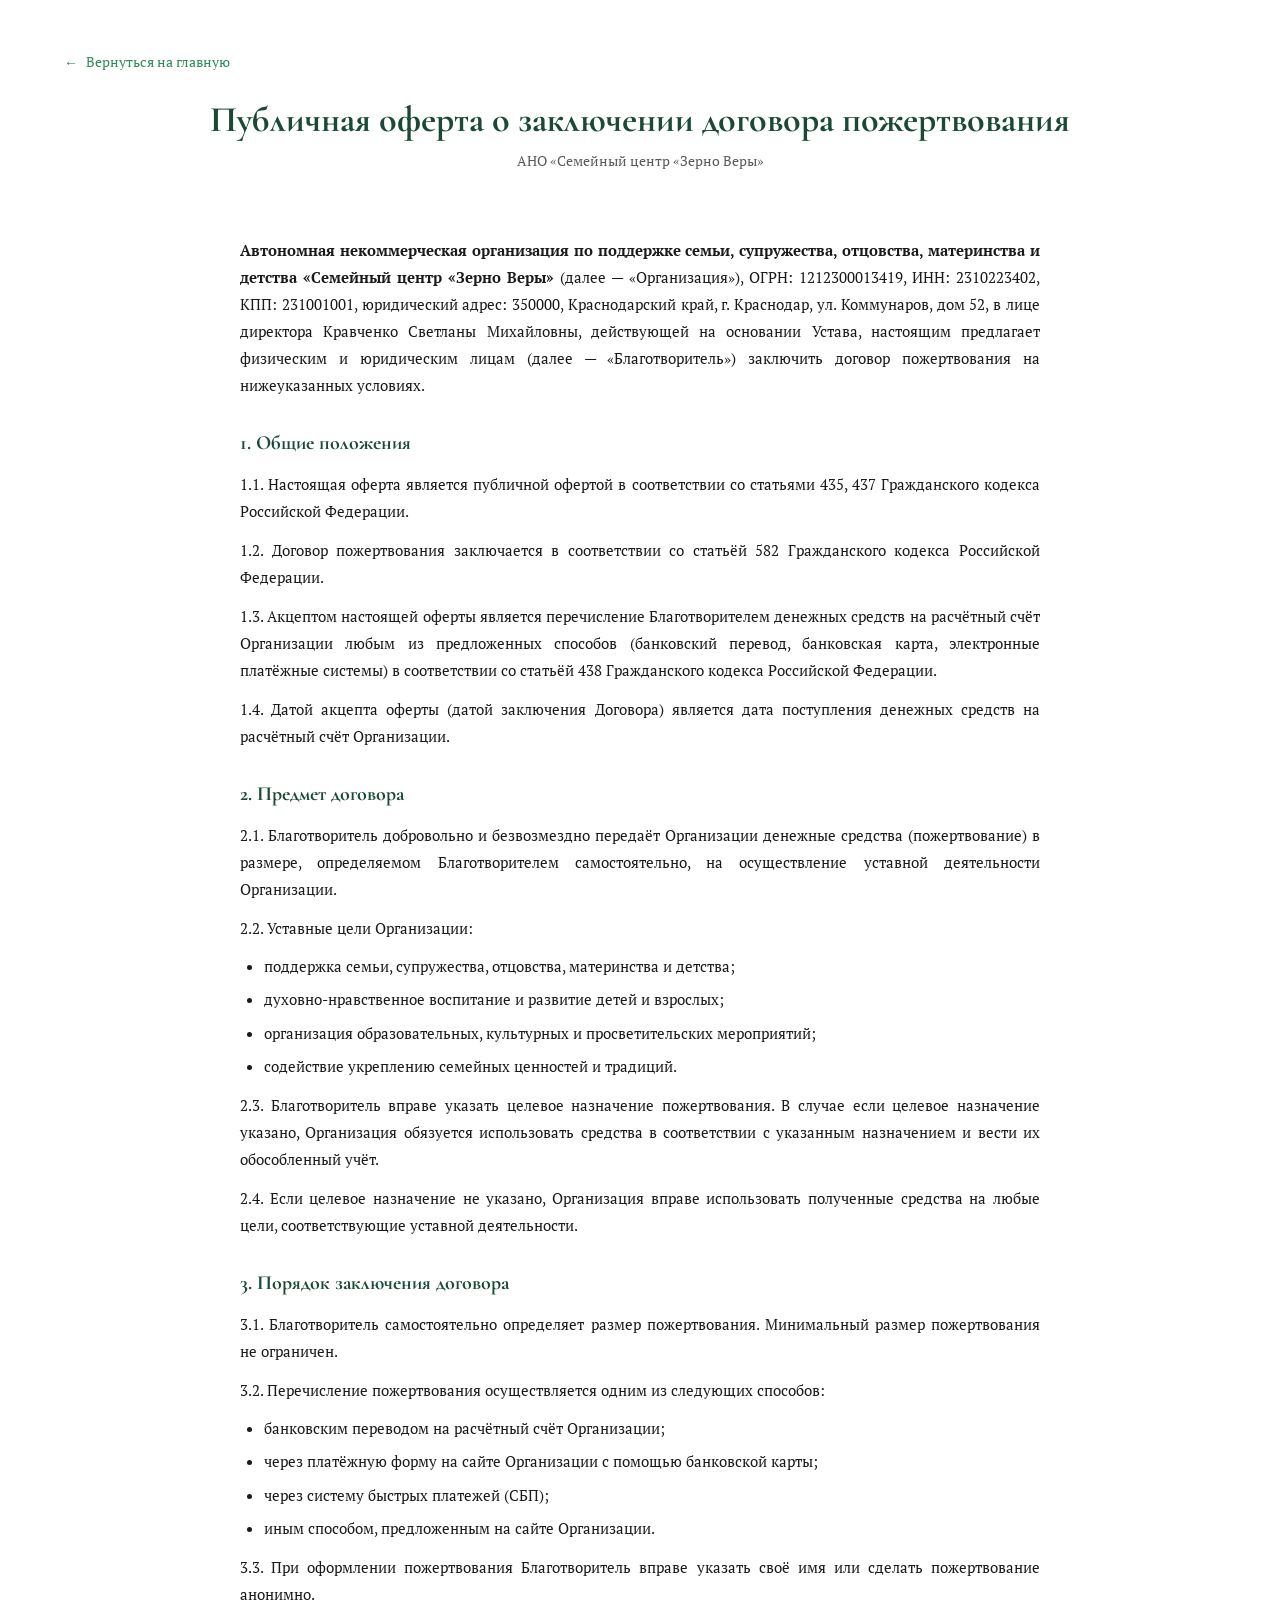
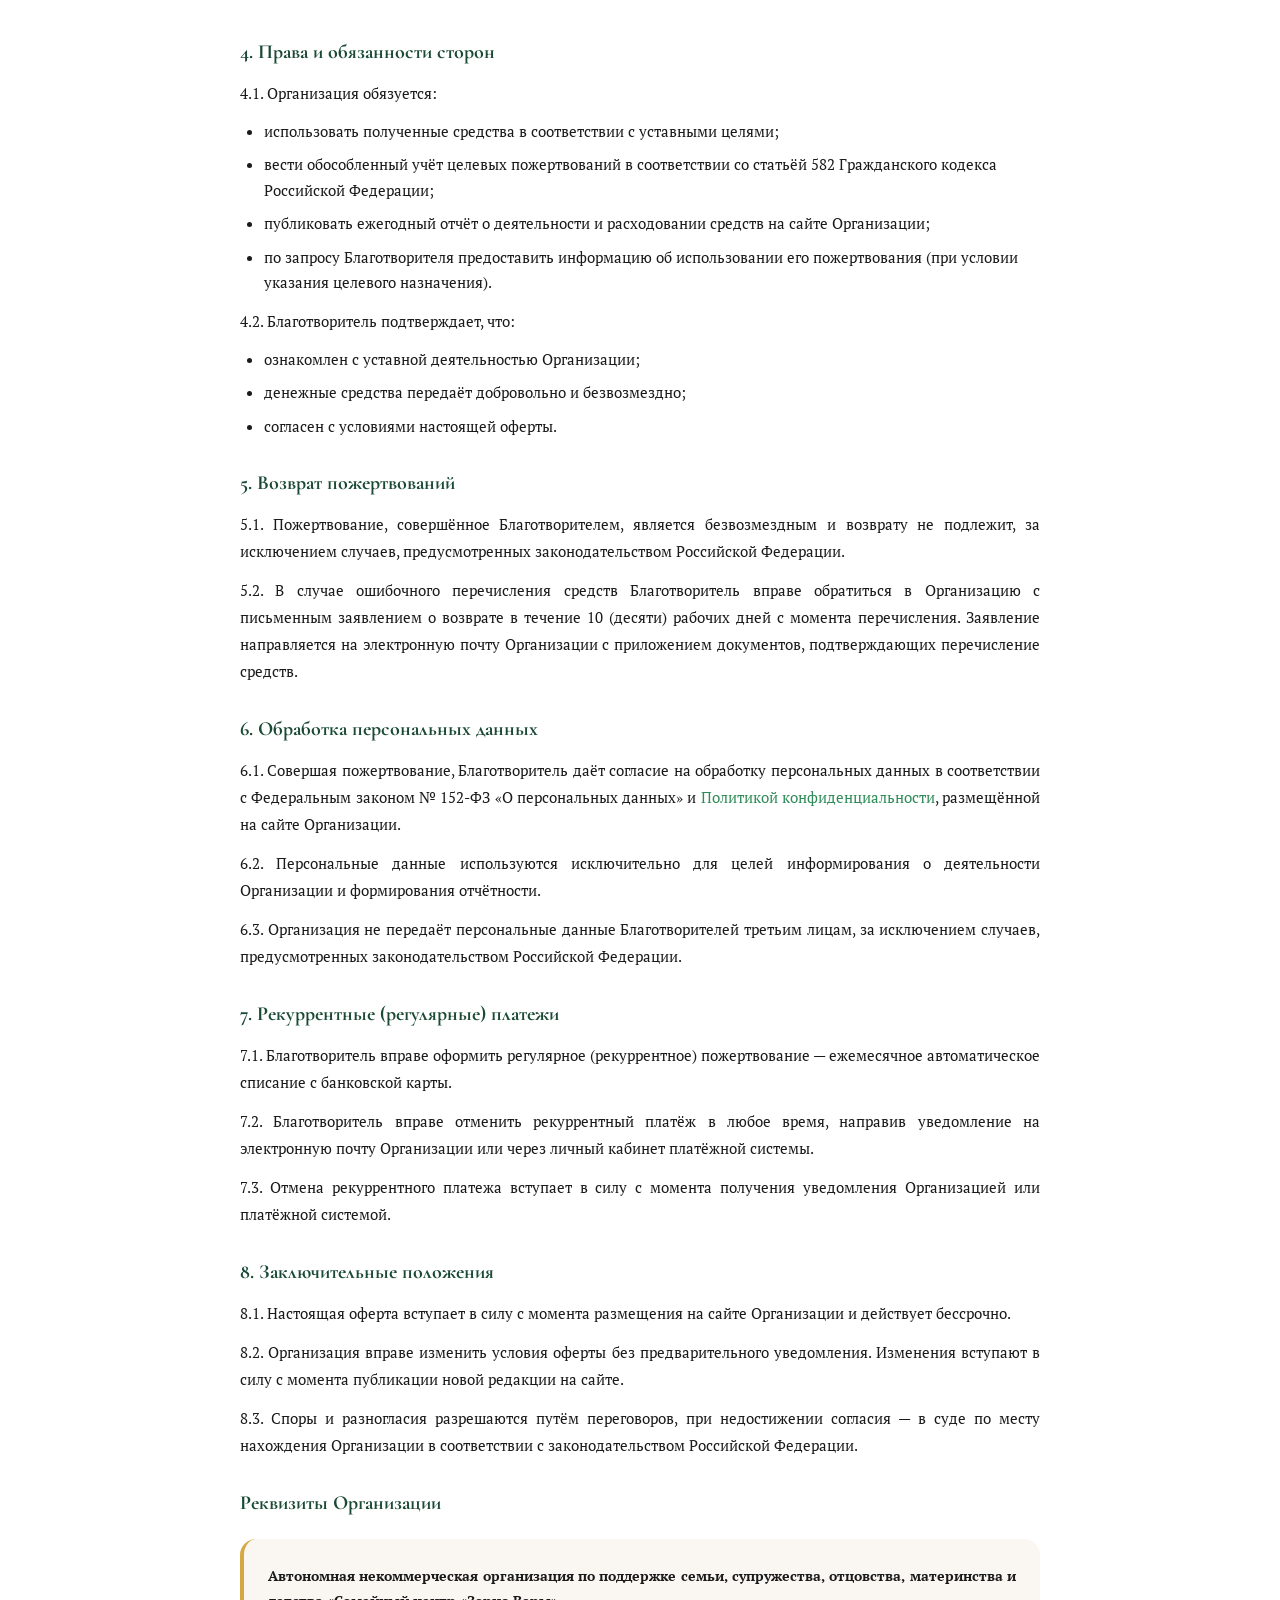
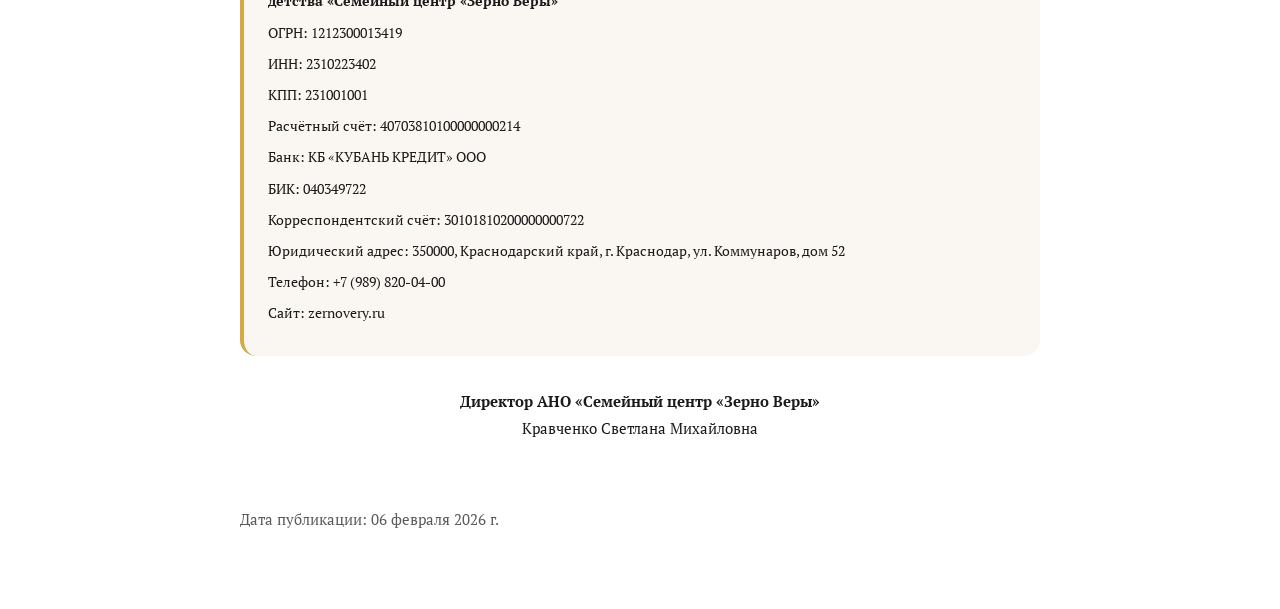
<file: oferta.html>
<!DOCTYPE html>
<html lang="ru">
<head>
    <meta charset="UTF-8">
    <meta name="viewport" content="width=device-width, initial-scale=1.0">
    <meta name="description" content="Публичная оферта о заключении договора пожертвования — АНО «Семейный центр «Зерно Веры»">
    <title>Договор пожертвования (оферта) — Зерно Веры</title>
    <link rel="stylesheet" href="styles.css">
    <link rel="preconnect" href="https://fonts.googleapis.com">
    <link rel="preconnect" href="https://fonts.gstatic.com" crossorigin>
    <link href="https://fonts.googleapis.com/css2?family=Cormorant+Garamond:wght@400;600;700&family=PT+Serif:ital,wght@0,400;0,700;1,400&display=swap" rel="stylesheet">
    <style>
        .legal-page {
            background: var(--c-white);
            padding: 48px 0 64px;
            min-height: 100vh;
        }
        .legal-header {
            text-align: center;
            margin-bottom: 40px;
            padding-bottom: 24px;
            border-bottom: 2px solid var(--c-cream);
        }
        .legal-header h1 {
            font-size: clamp(24px, 4vw, 36px);
            margin-bottom: 8px;
        }
        .legal-header .org-name {
            font-size: 14px;
            color: var(--c-text-muted);
        }
        .legal-content {
            max-width: 800px;
            margin: 0 auto;
        }
        .legal-content h2 {
            font-size: 20px;
            margin-top: 32px;
            margin-bottom: 16px;
            color: var(--c-green-dark);
        }
        .legal-content p {
            font-size: 15px;
            line-height: 1.8;
            margin-bottom: 12px;
            text-align: justify;
        }
        .legal-content ul, .legal-content ol {
            margin: 12px 0 12px 24px;
        }
        .legal-content li {
            font-size: 15px;
            line-height: 1.7;
            margin-bottom: 8px;
        }
        .requisites-box {
            background: var(--c-bg);
            padding: 24px;
            border-radius: var(--r-md);
            margin: 24px 0;
            border-left: 4px solid var(--c-gold);
        }
        .requisites-box p {
            margin-bottom: 6px;
            font-size: 14px;
        }
        .back-link {
            display: inline-flex;
            align-items: center;
            gap: 8px;
            margin-bottom: 24px;
            font-size: 14px;
        }
        .back-link::before {
            content: '←';
        }
        .legal-date {
            text-align: center;
            margin-top: 40px;
            padding-top: 24px;
            border-top: 1px solid var(--c-cream);
            font-size: 13px;
            color: var(--c-text-muted);
        }
    </style>
</head>
<body>
    <section class="legal-page">
        <div class="container">
            <a href="index.html" class="back-link">Вернуться на главную</a>
            
            <div class="legal-header">
                <h1>Публичная оферта о заключении договора пожертвования</h1>
                <p class="org-name">АНО «Семейный центр «Зерно Веры»</p>
            </div>

            <div class="legal-content">
                <p><strong>Автономная некоммерческая организация по поддержке семьи, супружества, отцовства, материнства и детства «Семейный центр «Зерно Веры»</strong> (далее — «Организация»), ОГРН: 1212300013419, ИНН: 2310223402, КПП: 231001001, юридический адрес: 350000, Краснодарский край, г. Краснодар, ул. Коммунаров, дом 52, в лице директора Кравченко Светланы Михайловны, действующей на основании Устава, настоящим предлагает физическим и юридическим лицам (далее — «Благотворитель») заключить договор пожертвования на нижеуказанных условиях.</p>

                <h2>1. Общие положения</h2>
                <p>1.1. Настоящая оферта является публичной офертой в соответствии со статьями 435, 437 Гражданского кодекса Российской Федерации.</p>
                <p>1.2. Договор пожертвования заключается в соответствии со статьёй 582 Гражданского кодекса Российской Федерации.</p>
                <p>1.3. Акцептом настоящей оферты является перечисление Благотворителем денежных средств на расчётный счёт Организации любым из предложенных способов (банковский перевод, банковская карта, электронные платёжные системы) в соответствии со статьёй 438 Гражданского кодекса Российской Федерации.</p>
                <p>1.4. Датой акцепта оферты (датой заключения Договора) является дата поступления денежных средств на расчётный счёт Организации.</p>

                <h2>2. Предмет договора</h2>
                <p>2.1. Благотворитель добровольно и безвозмездно передаёт Организации денежные средства (пожертвование) в размере, определяемом Благотворителем самостоятельно, на осуществление уставной деятельности Организации.</p>
                <p>2.2. Уставные цели Организации:</p>
                <ul>
                    <li>поддержка семьи, супружества, отцовства, материнства и детства;</li>
                    <li>духовно-нравственное воспитание и развитие детей и взрослых;</li>
                    <li>организация образовательных, культурных и просветительских мероприятий;</li>
                    <li>содействие укреплению семейных ценностей и традиций.</li>
                </ul>
                <p>2.3. Благотворитель вправе указать целевое назначение пожертвования. В случае если целевое назначение указано, Организация обязуется использовать средства в соответствии с указанным назначением и вести их обособленный учёт.</p>
                <p>2.4. Если целевое назначение не указано, Организация вправе использовать полученные средства на любые цели, соответствующие уставной деятельности.</p>

                <h2>3. Порядок заключения договора</h2>
                <p>3.1. Благотворитель самостоятельно определяет размер пожертвования. Минимальный размер пожертвования не ограничен.</p>
                <p>3.2. Перечисление пожертвования осуществляется одним из следующих способов:</p>
                <ul>
                    <li>банковским переводом на расчётный счёт Организации;</li>
                    <li>через платёжную форму на сайте Организации с помощью банковской карты;</li>
                    <li>через систему быстрых платежей (СБП);</li>
                    <li>иным способом, предложенным на сайте Организации.</li>
                </ul>
                <p>3.3. При оформлении пожертвования Благотворитель вправе указать своё имя или сделать пожертвование анонимно.</p>

                <h2>4. Права и обязанности сторон</h2>
                <p>4.1. Организация обязуется:</p>
                <ul>
                    <li>использовать полученные средства в соответствии с уставными целями;</li>
                    <li>вести обособленный учёт целевых пожертвований в соответствии со статьёй 582 Гражданского кодекса Российской Федерации;</li>
                    <li>публиковать ежегодный отчёт о деятельности и расходовании средств на сайте Организации;</li>
                    <li>по запросу Благотворителя предоставить информацию об использовании его пожертвования (при условии указания целевого назначения).</li>
                </ul>
                <p>4.2. Благотворитель подтверждает, что:</p>
                <ul>
                    <li>ознакомлен с уставной деятельностью Организации;</li>
                    <li>денежные средства передаёт добровольно и безвозмездно;</li>
                    <li>согласен с условиями настоящей оферты.</li>
                </ul>

                <h2>5. Возврат пожертвований</h2>
                <p>5.1. Пожертвование, совершённое Благотворителем, является безвозмездным и возврату не подлежит, за исключением случаев, предусмотренных законодательством Российской Федерации.</p>
                <p>5.2. В случае ошибочного перечисления средств Благотворитель вправе обратиться в Организацию с письменным заявлением о возврате в течение 10 (десяти) рабочих дней с момента перечисления. Заявление направляется на электронную почту Организации с приложением документов, подтверждающих перечисление средств.</p>

                <h2>6. Обработка персональных данных</h2>
                <p>6.1. Совершая пожертвование, Благотворитель даёт согласие на обработку персональных данных в соответствии с Федеральным законом № 152-ФЗ «О персональных данных» и <a href="privacy.html">Политикой конфиденциальности</a>, размещённой на сайте Организации.</p>
                <p>6.2. Персональные данные используются исключительно для целей информирования о деятельности Организации и формирования отчётности.</p>
                <p>6.3. Организация не передаёт персональные данные Благотворителей третьим лицам, за исключением случаев, предусмотренных законодательством Российской Федерации.</p>

                <h2>7. Рекуррентные (регулярные) платежи</h2>
                <p>7.1. Благотворитель вправе оформить регулярное (рекуррентное) пожертвование — ежемесячное автоматическое списание с банковской карты.</p>
                <p>7.2. Благотворитель вправе отменить рекуррентный платёж в любое время, направив уведомление на электронную почту Организации или через личный кабинет платёжной системы.</p>
                <p>7.3. Отмена рекуррентного платежа вступает в силу с момента получения уведомления Организацией или платёжной системой.</p>

                <h2>8. Заключительные положения</h2>
                <p>8.1. Настоящая оферта вступает в силу с момента размещения на сайте Организации и действует бессрочно.</p>
                <p>8.2. Организация вправе изменить условия оферты без предварительного уведомления. Изменения вступают в силу с момента публикации новой редакции на сайте.</p>
                <p>8.3. Споры и разногласия разрешаются путём переговоров, при недостижении согласия — в суде по месту нахождения Организации в соответствии с законодательством Российской Федерации.</p>

                <h2>Реквизиты Организации</h2>
                <div class="requisites-box">
                    <p><strong>Автономная некоммерческая организация по поддержке семьи, супружества, отцовства, материнства и детства «Семейный центр «Зерно Веры»</strong></p>
                    <p>ОГРН: 1212300013419</p>
                    <p>ИНН: 2310223402</p>
                    <p>КПП: 231001001</p>
                    <p>Расчётный счёт: 40703810100000000214</p>
                    <p>Банк: КБ «КУБАНЬ КРЕДИТ» ООО</p>
                    <p>БИК: 040349722</p>
                    <p>Корреспондентский счёт: 30101810200000000722</p>
                    <p>Юридический адрес: 350000, Краснодарский край, г. Краснодар, ул. Коммунаров, дом 52</p>
                    <p>Телефон: +7 (989) 820-04-00</p>
                    <p>Сайт: zernovery.ru</p>
                </div>

                <p style="text-align: center; margin-top: 32px;">
                    <strong>Директор АНО «Семейный центр «Зерно Веры»</strong><br>
                    Кравченко Светлана Михайловна
                </p>

                <p class="legal-date">Дата публикации: 06 февраля 2026 г.</p>
            </div>
        </div>
    </section>
</body>
</html>
</file>
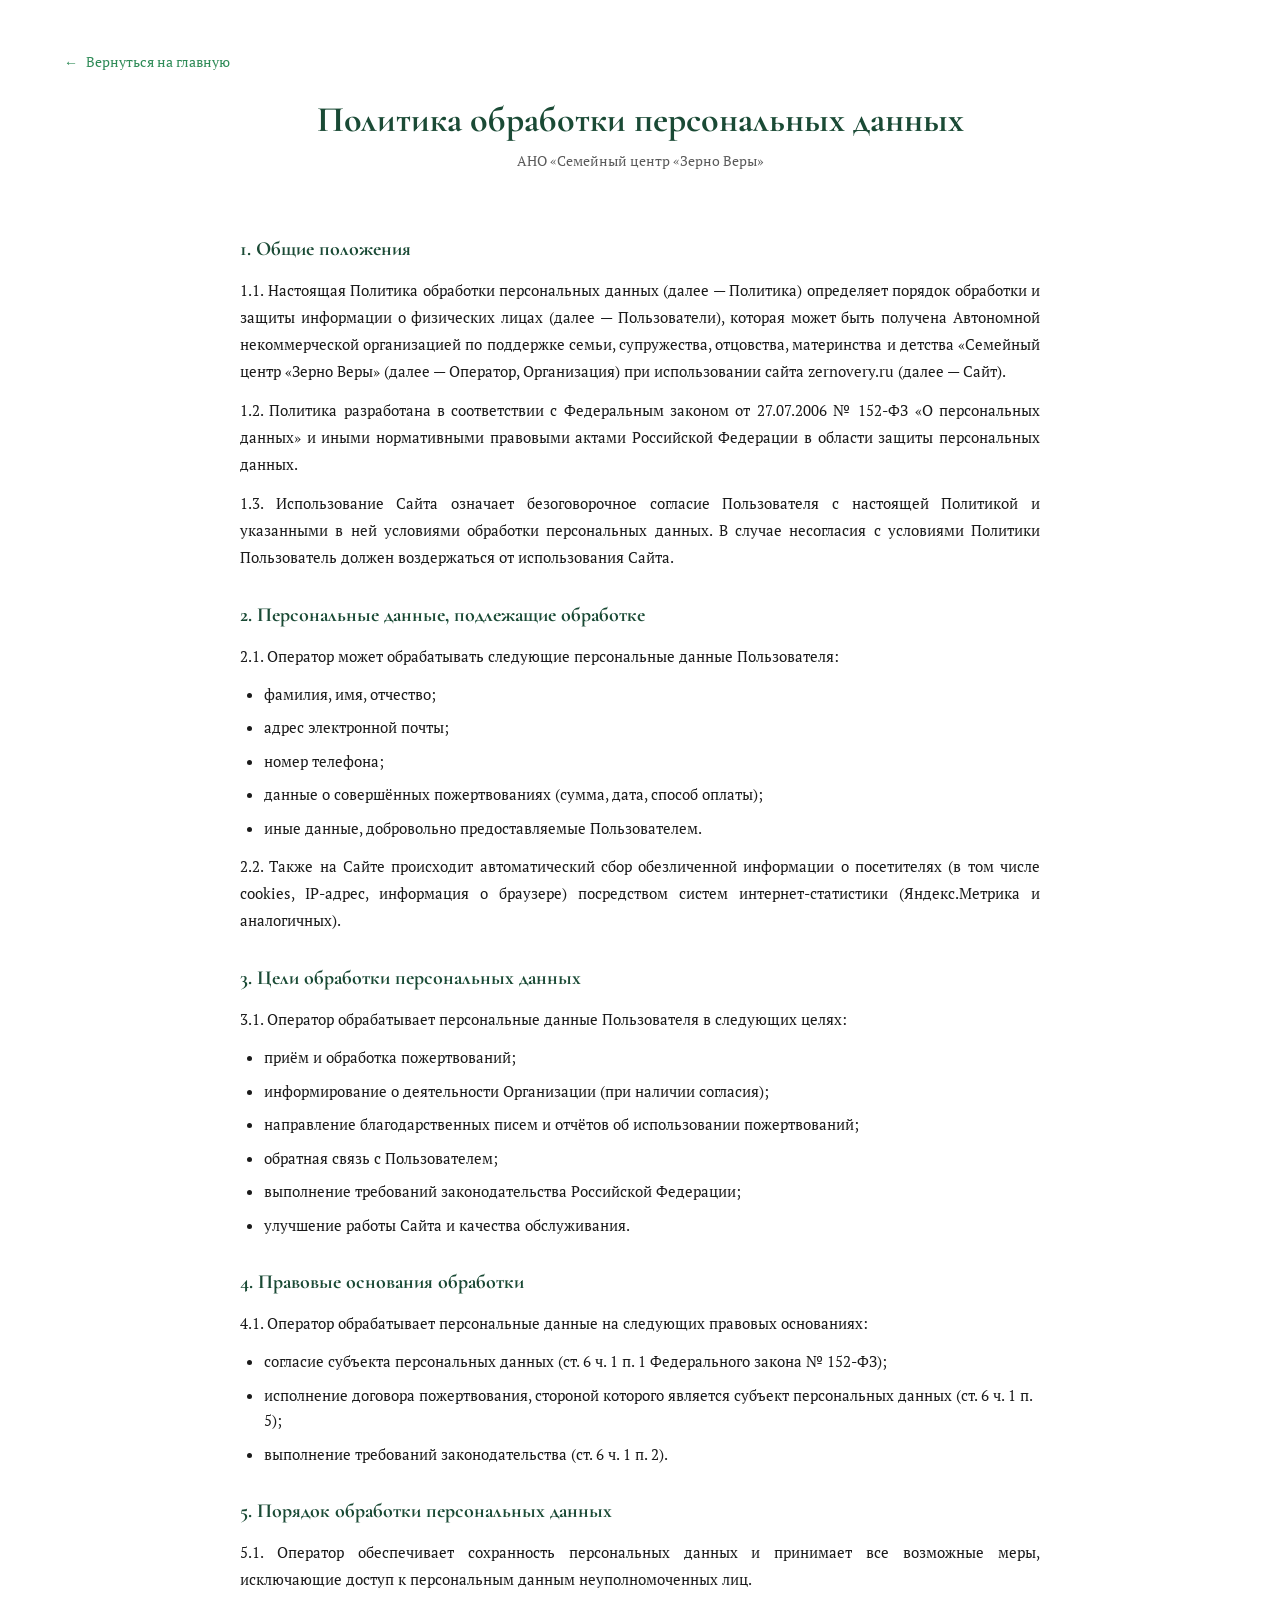
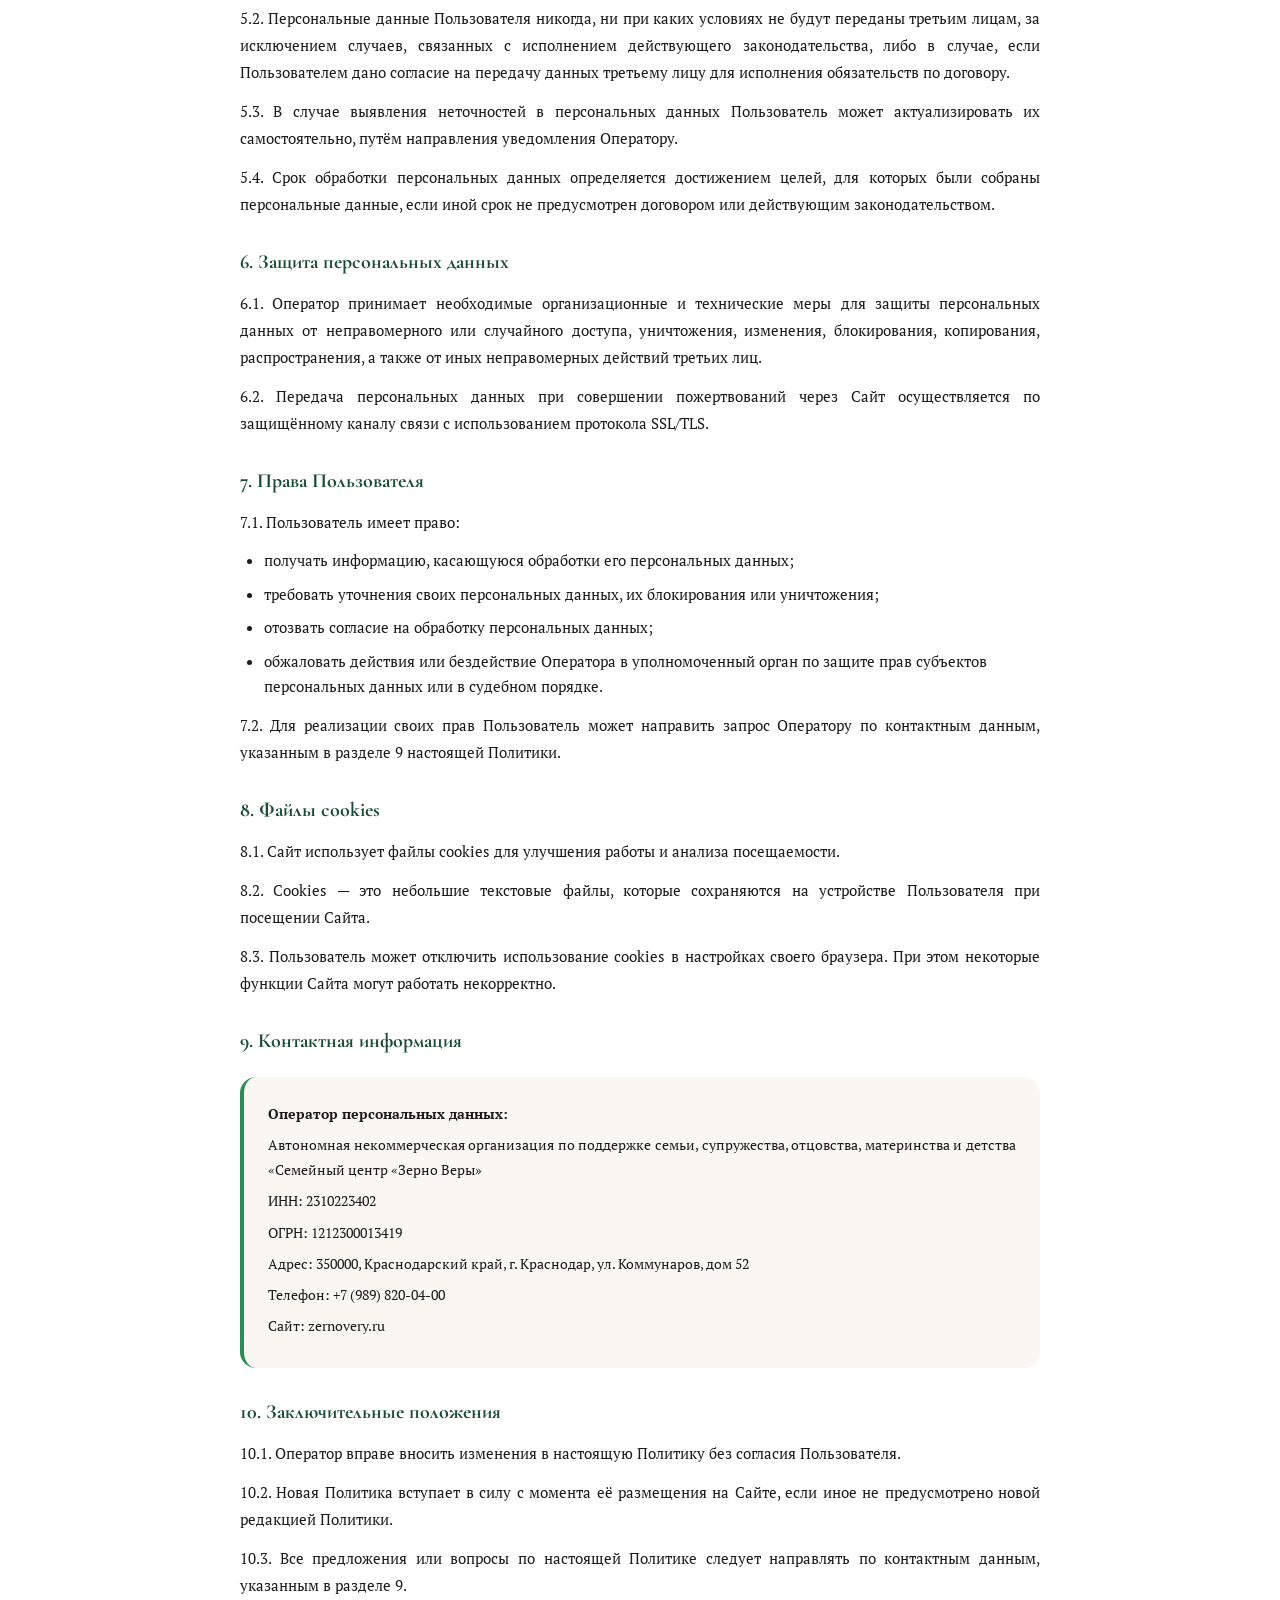
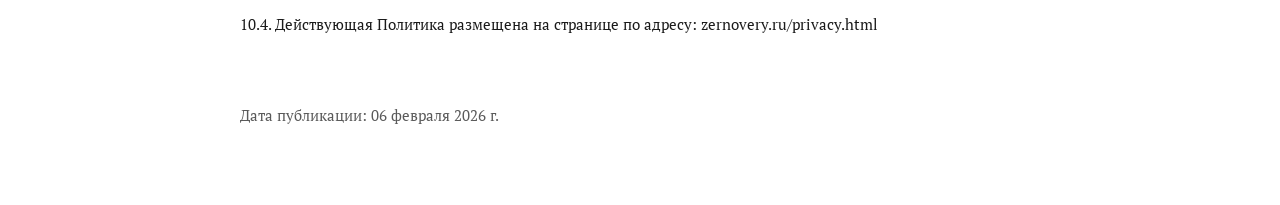
<file: privacy.html>
<!DOCTYPE html>
<html lang="ru">
<head>
    <meta charset="UTF-8">
    <meta name="viewport" content="width=device-width, initial-scale=1.0">
    <meta name="description" content="Политика обработки персональных данных — АНО «Семейный центр «Зерно Веры»">
    <title>Политика конфиденциальности — Зерно Веры</title>
    <link rel="stylesheet" href="styles.css">
    <link rel="preconnect" href="https://fonts.googleapis.com">
    <link rel="preconnect" href="https://fonts.gstatic.com" crossorigin>
    <link href="https://fonts.googleapis.com/css2?family=Cormorant+Garamond:wght@400;600;700&family=PT+Serif:ital,wght@0,400;0,700;1,400&display=swap" rel="stylesheet">
    <style>
        .legal-page {
            background: var(--c-white);
            padding: 48px 0 64px;
            min-height: 100vh;
        }
        .legal-header {
            text-align: center;
            margin-bottom: 40px;
            padding-bottom: 24px;
            border-bottom: 2px solid var(--c-cream);
        }
        .legal-header h1 {
            font-size: clamp(24px, 4vw, 36px);
            margin-bottom: 8px;
        }
        .legal-header .org-name {
            font-size: 14px;
            color: var(--c-text-muted);
        }
        .legal-content {
            max-width: 800px;
            margin: 0 auto;
        }
        .legal-content h2 {
            font-size: 20px;
            margin-top: 32px;
            margin-bottom: 16px;
            color: var(--c-green-dark);
        }
        .legal-content p {
            font-size: 15px;
            line-height: 1.8;
            margin-bottom: 12px;
            text-align: justify;
        }
        .legal-content ul, .legal-content ol {
            margin: 12px 0 12px 24px;
        }
        .legal-content li {
            font-size: 15px;
            line-height: 1.7;
            margin-bottom: 8px;
        }
        .contact-box {
            background: var(--c-bg);
            padding: 24px;
            border-radius: var(--r-md);
            margin: 24px 0;
            border-left: 4px solid var(--c-green);
        }
        .contact-box p {
            margin-bottom: 6px;
            font-size: 14px;
        }
        .back-link {
            display: inline-flex;
            align-items: center;
            gap: 8px;
            margin-bottom: 24px;
            font-size: 14px;
        }
        .back-link::before {
            content: '←';
        }
        .legal-date {
            text-align: center;
            margin-top: 40px;
            padding-top: 24px;
            border-top: 1px solid var(--c-cream);
            font-size: 13px;
            color: var(--c-text-muted);
        }
    </style>
</head>
<body>
    <section class="legal-page">
        <div class="container">
            <a href="index.html" class="back-link">Вернуться на главную</a>
            
            <div class="legal-header">
                <h1>Политика обработки персональных данных</h1>
                <p class="org-name">АНО «Семейный центр «Зерно Веры»</p>
            </div>

            <div class="legal-content">
                <h2>1. Общие положения</h2>
                <p>1.1. Настоящая Политика обработки персональных данных (далее — Политика) определяет порядок обработки и защиты информации о физических лицах (далее — Пользователи), которая может быть получена Автономной некоммерческой организацией по поддержке семьи, супружества, отцовства, материнства и детства «Семейный центр «Зерно Веры» (далее — Оператор, Организация) при использовании сайта zernovery.ru (далее — Сайт).</p>
                <p>1.2. Политика разработана в соответствии с Федеральным законом от 27.07.2006 № 152-ФЗ «О персональных данных» и иными нормативными правовыми актами Российской Федерации в области защиты персональных данных.</p>
                <p>1.3. Использование Сайта означает безоговорочное согласие Пользователя с настоящей Политикой и указанными в ней условиями обработки персональных данных. В случае несогласия с условиями Политики Пользователь должен воздержаться от использования Сайта.</p>

                <h2>2. Персональные данные, подлежащие обработке</h2>
                <p>2.1. Оператор может обрабатывать следующие персональные данные Пользователя:</p>
                <ul>
                    <li>фамилия, имя, отчество;</li>
                    <li>адрес электронной почты;</li>
                    <li>номер телефона;</li>
                    <li>данные о совершённых пожертвованиях (сумма, дата, способ оплаты);</li>
                    <li>иные данные, добровольно предоставляемые Пользователем.</li>
                </ul>
                <p>2.2. Также на Сайте происходит автоматический сбор обезличенной информации о посетителях (в том числе cookies, IP-адрес, информация о браузере) посредством систем интернет-статистики (Яндекс.Метрика и аналогичных).</p>

                <h2>3. Цели обработки персональных данных</h2>
                <p>3.1. Оператор обрабатывает персональные данные Пользователя в следующих целях:</p>
                <ul>
                    <li>приём и обработка пожертвований;</li>
                    <li>информирование о деятельности Организации (при наличии согласия);</li>
                    <li>направление благодарственных писем и отчётов об использовании пожертвований;</li>
                    <li>обратная связь с Пользователем;</li>
                    <li>выполнение требований законодательства Российской Федерации;</li>
                    <li>улучшение работы Сайта и качества обслуживания.</li>
                </ul>

                <h2>4. Правовые основания обработки</h2>
                <p>4.1. Оператор обрабатывает персональные данные на следующих правовых основаниях:</p>
                <ul>
                    <li>согласие субъекта персональных данных (ст. 6 ч. 1 п. 1 Федерального закона № 152-ФЗ);</li>
                    <li>исполнение договора пожертвования, стороной которого является субъект персональных данных (ст. 6 ч. 1 п. 5);</li>
                    <li>выполнение требований законодательства (ст. 6 ч. 1 п. 2).</li>
                </ul>

                <h2>5. Порядок обработки персональных данных</h2>
                <p>5.1. Оператор обеспечивает сохранность персональных данных и принимает все возможные меры, исключающие доступ к персональным данным неуполномоченных лиц.</p>
                <p>5.2. Персональные данные Пользователя никогда, ни при каких условиях не будут переданы третьим лицам, за исключением случаев, связанных с исполнением действующего законодательства, либо в случае, если Пользователем дано согласие на передачу данных третьему лицу для исполнения обязательств по договору.</p>
                <p>5.3. В случае выявления неточностей в персональных данных Пользователь может актуализировать их самостоятельно, путём направления уведомления Оператору.</p>
                <p>5.4. Срок обработки персональных данных определяется достижением целей, для которых были собраны персональные данные, если иной срок не предусмотрен договором или действующим законодательством.</p>

                <h2>6. Защита персональных данных</h2>
                <p>6.1. Оператор принимает необходимые организационные и технические меры для защиты персональных данных от неправомерного или случайного доступа, уничтожения, изменения, блокирования, копирования, распространения, а также от иных неправомерных действий третьих лиц.</p>
                <p>6.2. Передача персональных данных при совершении пожертвований через Сайт осуществляется по защищённому каналу связи с использованием протокола SSL/TLS.</p>

                <h2>7. Права Пользователя</h2>
                <p>7.1. Пользователь имеет право:</p>
                <ul>
                    <li>получать информацию, касающуюся обработки его персональных данных;</li>
                    <li>требовать уточнения своих персональных данных, их блокирования или уничтожения;</li>
                    <li>отозвать согласие на обработку персональных данных;</li>
                    <li>обжаловать действия или бездействие Оператора в уполномоченный орган по защите прав субъектов персональных данных или в судебном порядке.</li>
                </ul>
                <p>7.2. Для реализации своих прав Пользователь может направить запрос Оператору по контактным данным, указанным в разделе 9 настоящей Политики.</p>

                <h2>8. Файлы cookies</h2>
                <p>8.1. Сайт использует файлы cookies для улучшения работы и анализа посещаемости.</p>
                <p>8.2. Cookies — это небольшие текстовые файлы, которые сохраняются на устройстве Пользователя при посещении Сайта.</p>
                <p>8.3. Пользователь может отключить использование cookies в настройках своего браузера. При этом некоторые функции Сайта могут работать некорректно.</p>

                <h2>9. Контактная информация</h2>
                <div class="contact-box">
                    <p><strong>Оператор персональных данных:</strong></p>
                    <p>Автономная некоммерческая организация по поддержке семьи, супружества, отцовства, материнства и детства «Семейный центр «Зерно Веры»</p>
                    <p>ИНН: 2310223402</p>
                    <p>ОГРН: 1212300013419</p>
                    <p>Адрес: 350000, Краснодарский край, г. Краснодар, ул. Коммунаров, дом 52</p>
                    <p>Телефон: +7 (989) 820-04-00</p>
                    <p>Сайт: zernovery.ru</p>
                </div>

                <h2>10. Заключительные положения</h2>
                <p>10.1. Оператор вправе вносить изменения в настоящую Политику без согласия Пользователя.</p>
                <p>10.2. Новая Политика вступает в силу с момента её размещения на Сайте, если иное не предусмотрено новой редакцией Политики.</p>
                <p>10.3. Все предложения или вопросы по настоящей Политике следует направлять по контактным данным, указанным в разделе 9.</p>
                <p>10.4. Действующая Политика размещена на странице по адресу: zernovery.ru/privacy.html</p>

                <p class="legal-date">Дата публикации: 06 февраля 2026 г.</p>
            </div>
        </div>
    </section>
</body>
</html>
</file>
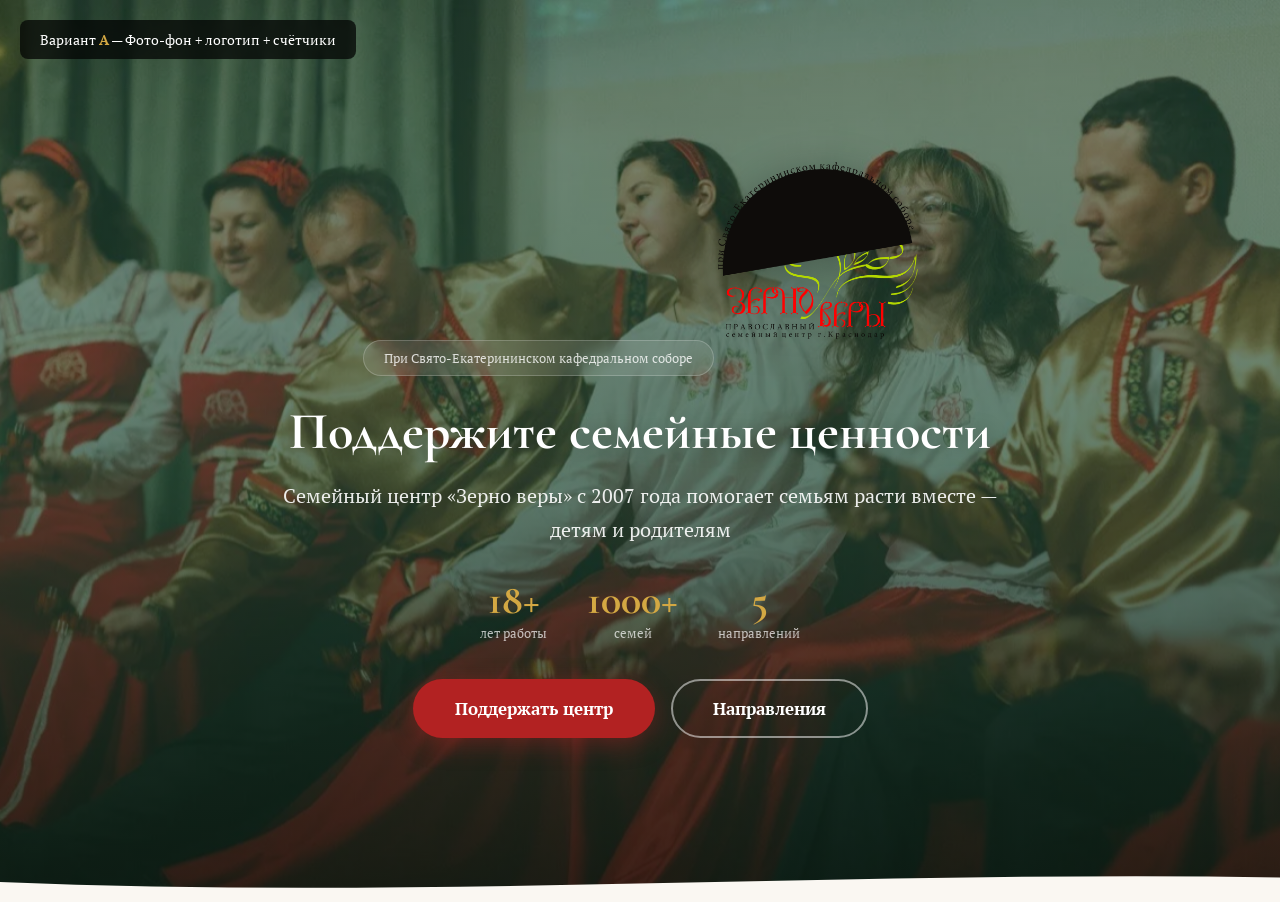
<file: variant-a.html>
<!DOCTYPE html>
<html lang="ru">
<head>
    <meta charset="UTF-8">
    <meta name="viewport" content="width=device-width, initial-scale=1.0">
    <title>Вариант A — Фото-фон + логотип</title>
    <link rel="preconnect" href="https://fonts.googleapis.com">
    <link rel="preconnect" href="https://fonts.gstatic.com" crossorigin>
    <link href="https://fonts.googleapis.com/css2?family=Cormorant+Garamond:wght@400;600;700&family=PT+Serif:ital,wght@0,400;0,700;1,400&display=swap" rel="stylesheet">
    <style>
        *, *::before, *::after { margin: 0; padding: 0; box-sizing: border-box; }
        html { scroll-behavior: smooth; }
        body { font-family: 'PT Serif', serif; color: #1A1A1A; background: #FAF7F2; }

        /* Плашка варианта */
        .variant-badge {
            position: fixed; top: 20px; left: 20px; z-index: 100;
            background: rgba(0,0,0,0.7); color: #fff; padding: 10px 20px;
            border-radius: 8px; font-size: 14px; backdrop-filter: blur(10px);
        }
        .variant-badge strong { color: #D4A843; }

        /* HERO */
        .hero {
            min-height: 100vh;
            display: flex; align-items: center; justify-content: center;
            position: relative;
            background: url('optimized/IMG_5443.jpg') center / cover no-repeat;
        }
        .hero-overlay {
            position: absolute; inset: 0;
            background: linear-gradient(
                to bottom,
                rgba(26, 74, 53, 0.5) 0%,
                rgba(26, 74, 53, 0.65) 50%,
                rgba(10, 30, 20, 0.8) 100%
            );
        }
        .hero-content {
            position: relative; z-index: 2;
            text-align: center; max-width: 800px; padding: 40px 20px;
        }
        .hero-logo {
            width: 200px; height: auto;
            margin: 0 auto 24px;
            filter: drop-shadow(0 6px 20px rgba(0,0,0,0.3));
            animation: fadeIn 1s ease-out;
        }
        .hero-title {
            font-family: 'Cormorant Garamond', serif;
            font-size: clamp(32px, 5vw, 52px);
            color: #fff; margin-bottom: 16px;
            text-shadow: 0 2px 20px rgba(0,0,0,0.3);
            font-weight: 700;
            animation: fadeInUp 0.8s ease-out 0.2s both;
        }
        .hero-subtitle {
            font-size: clamp(16px, 2vw, 20px);
            color: rgba(255,255,255,0.9);
            margin-bottom: 32px; line-height: 1.7;
            animation: fadeInUp 0.8s ease-out 0.4s both;
        }

        /* Счётчики */
        .hero-stats {
            display: flex; justify-content: center; gap: 40px;
            margin-bottom: 36px;
            animation: fadeInUp 0.8s ease-out 0.6s both;
        }
        .stat-item { text-align: center; }
        .stat-number {
            display: block;
            font-family: 'Cormorant Garamond', serif;
            font-size: 42px; font-weight: 700;
            color: #D4A843;
            line-height: 1;
        }
        .stat-label {
            font-size: 13px; color: rgba(255,255,255,0.7);
            margin-top: 4px;
        }

        /* Кнопки */
        .hero-buttons {
            display: flex; gap: 16px; justify-content: center;
            flex-wrap: wrap;
            animation: fadeInUp 0.8s ease-out 0.8s both;
        }
        .btn {
            display: inline-block; padding: 16px 40px;
            border-radius: 50px; font-size: 17px;
            text-decoration: none; font-weight: 600;
            transition: all 0.3s ease; cursor: pointer;
            border: 2px solid transparent;
            font-family: 'PT Serif', serif;
        }
        .btn-red {
            background: #B22222; color: #fff;
            box-shadow: 0 6px 24px rgba(178, 34, 34, 0.4);
        }
        .btn-red:hover {
            background: #8B1A1A;
            transform: translateY(-2px);
            box-shadow: 0 8px 28px rgba(178, 34, 34, 0.5);
        }
        .btn-outline {
            background: transparent; color: #fff;
            border-color: rgba(255,255,255,0.5);
        }
        .btn-outline:hover {
            background: rgba(255,255,255,0.1);
            border-color: #fff;
        }

        /* Волна */
        .hero::after {
            content: ''; position: absolute; bottom: -2px; left: 0;
            width: 100%; height: 60px;
            background: url("data:image/svg+xml,%3Csvg xmlns='http://www.w3.org/2000/svg' viewBox='0 0 1440 60'%3E%3Cpath d='M0 40 C480 60 960 20 1440 40 L1440 60 L0 60Z' fill='%23FAF7F2'/%3E%3C/svg%3E") no-repeat;
            background-size: cover; z-index: 3;
        }

        /* Подпись */
        .hero-badge {
            display: inline-block;
            background: rgba(255,255,255,0.1);
            backdrop-filter: blur(10px);
            border: 1px solid rgba(255,255,255,0.2);
            padding: 8px 20px; border-radius: 30px;
            font-size: 13px; color: rgba(255,255,255,0.8);
            margin-bottom: 24px;
            animation: fadeInUp 0.8s ease-out 0.1s both;
        }

        @keyframes fadeIn { from { opacity: 0; } to { opacity: 1; } }
        @keyframes fadeInUp {
            from { opacity: 0; transform: translateY(30px); }
            to { opacity: 1; transform: translateY(0); }
        }

        /* Мобильные */
        @media (max-width: 600px) {
            .hero-stats { gap: 20px; }
            .stat-number { font-size: 32px; }
            .hero-buttons { flex-direction: column; align-items: center; }
            .hero-logo { width: 150px; }
        }
    </style>
</head>
<body>
    <div class="variant-badge">Вариант <strong>A</strong> — Фото-фон + логотип + счётчики</div>

    <section class="hero">
        <div class="hero-overlay"></div>
        <div class="hero-content">
            <div class="hero-badge">При Свято-Екатерининском кафедральном соборе</div>
            <img src="optimized/logo-enhanced.png" alt="Зерно Веры" class="hero-logo">
            <h1 class="hero-title">Поддержите семейные ценности</h1>
            <p class="hero-subtitle">Семейный центр «Зерно веры» с 2007 года помогает семьям расти вместе — детям и родителям</p>

            <div class="hero-stats">
                <div class="stat-item">
                    <span class="stat-number">18+</span>
                    <span class="stat-label">лет работы</span>
                </div>
                <div class="stat-item">
                    <span class="stat-number">1000+</span>
                    <span class="stat-label">семей</span>
                </div>
                <div class="stat-item">
                    <span class="stat-number">5</span>
                    <span class="stat-label">направлений</span>
                </div>
            </div>

            <div class="hero-buttons">
                <a href="#donate" class="btn btn-red">Поддержать центр</a>
                <a href="#directions" class="btn btn-outline">Направления</a>
            </div>
        </div>
    </section>
</body>
</html>
</file>
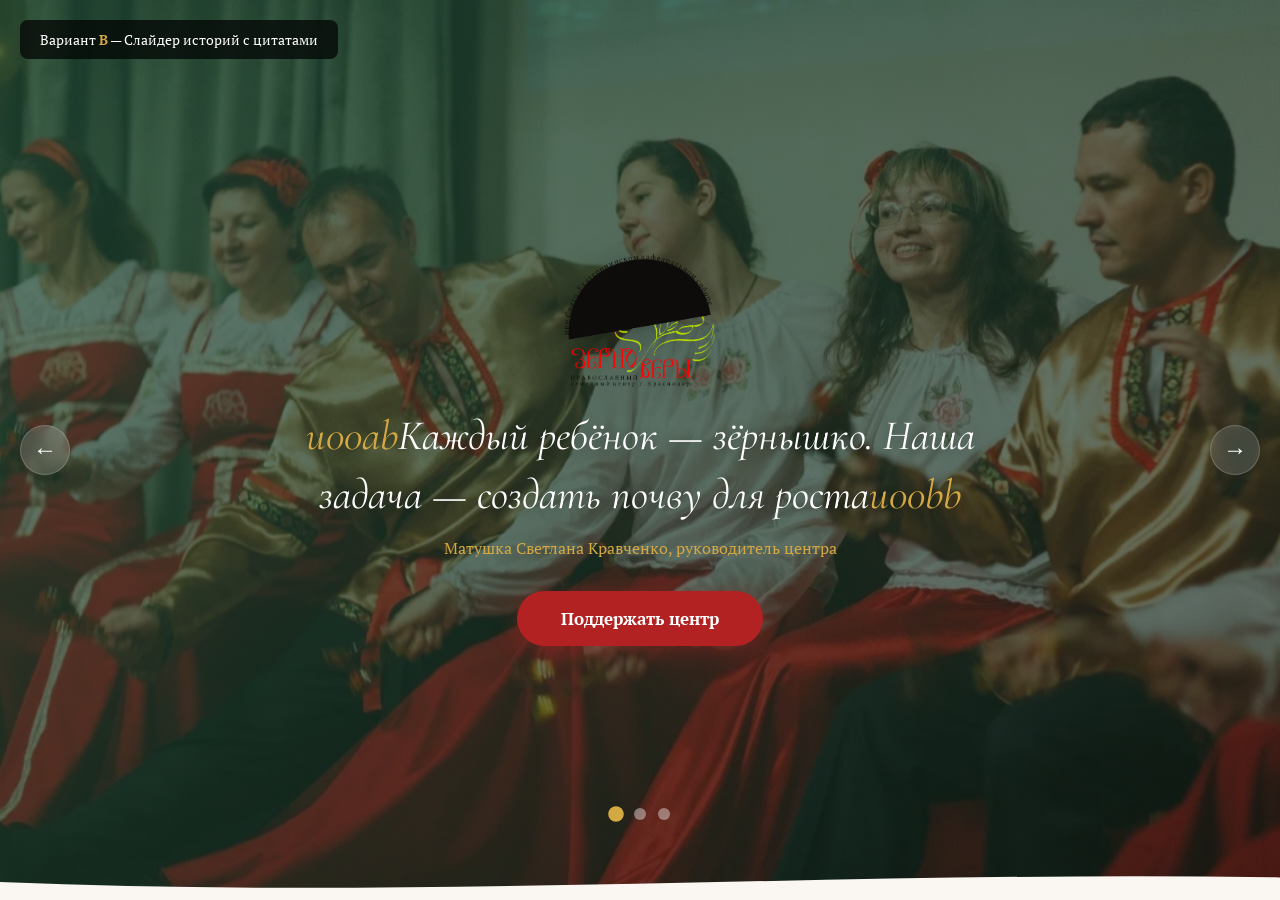
<file: variant-b.html>
<!DOCTYPE html>
<html lang="ru">
<head>
    <meta charset="UTF-8">
    <meta name="viewport" content="width=device-width, initial-scale=1.0">
    <title>Вариант B — Слайдер историй</title>
    <link rel="preconnect" href="https://fonts.googleapis.com">
    <link rel="preconnect" href="https://fonts.gstatic.com" crossorigin>
    <link href="https://fonts.googleapis.com/css2?family=Cormorant+Garamond:wght@400;600;700&family=PT+Serif:ital,wght@0,400;0,700;1,400&display=swap" rel="stylesheet">
    <style>
        *, *::before, *::after { margin: 0; padding: 0; box-sizing: border-box; }
        body { font-family: 'PT Serif', serif; color: #1A1A1A; background: #FAF7F2; }

        .variant-badge {
            position: fixed; top: 20px; left: 20px; z-index: 100;
            background: rgba(0,0,0,0.7); color: #fff; padding: 10px 20px;
            border-radius: 8px; font-size: 14px; backdrop-filter: blur(10px);
        }
        .variant-badge strong { color: #D4A843; }

        /* HERO — Слайдер */
        .hero {
            min-height: 100vh; position: relative; overflow: hidden;
        }

        /* Слайды */
        .slides { position: relative; width: 100%; height: 100vh; }
        .slide {
            position: absolute; inset: 0;
            opacity: 0; transition: opacity 1.2s ease;
        }
        .slide.active { opacity: 1; }
        .slide-bg {
            width: 100%; height: 100%;
            object-fit: cover;
        }
        .slide-overlay {
            position: absolute; inset: 0;
            background: linear-gradient(
                135deg,
                rgba(26, 74, 53, 0.7) 0%,
                rgba(10, 30, 20, 0.6) 100%
            );
        }

        /* Контент слайда */
        .slide-content {
            position: absolute; inset: 0; z-index: 2;
            display: flex; flex-direction: column;
            align-items: center; justify-content: center;
            padding: 40px 20px; text-align: center;
        }
        .slide-logo {
            width: 150px; height: auto;
            margin-bottom: 20px;
            filter: drop-shadow(0 4px 16px rgba(0,0,0,0.3));
        }
        .slide-quote {
            font-family: 'Cormorant Garamond', serif;
            font-size: clamp(24px, 4vw, 42px);
            color: #fff; font-style: italic;
            max-width: 700px; line-height: 1.4;
            margin-bottom: 12px;
            text-shadow: 0 2px 12px rgba(0,0,0,0.3);
        }
        .slide-quote::before { content: '\u00ab'; color: #D4A843; }
        .slide-quote::after { content: '\u00bb'; color: #D4A843; }
        .slide-author {
            font-size: 16px; color: #D4A843;
            margin-bottom: 32px;
        }
        .slide-cta {
            display: inline-block; padding: 16px 44px;
            background: #B22222; color: #fff;
            border-radius: 50px; font-size: 17px;
            text-decoration: none; font-weight: 600;
            box-shadow: 0 6px 24px rgba(178, 34, 34, 0.4);
            transition: all 0.3s ease;
        }
        .slide-cta:hover {
            background: #8B1A1A; transform: translateY(-2px);
        }

        /* Точки навигации */
        .dots {
            position: absolute; bottom: 80px; left: 50%;
            transform: translateX(-50%); z-index: 10;
            display: flex; gap: 12px;
        }
        .dot {
            width: 12px; height: 12px; border-radius: 50%;
            background: rgba(255,255,255,0.4);
            cursor: pointer; transition: all 0.3s;
            border: none;
        }
        .dot.active {
            background: #D4A843;
            transform: scale(1.3);
        }

        /* Стрелки */
        .arrow {
            position: absolute; top: 50%; z-index: 10;
            transform: translateY(-50%);
            width: 50px; height: 50px;
            background: rgba(255,255,255,0.15);
            backdrop-filter: blur(10px);
            border: 1px solid rgba(255,255,255,0.2);
            border-radius: 50%; cursor: pointer;
            color: #fff; font-size: 24px;
            display: flex; align-items: center; justify-content: center;
            transition: all 0.3s;
        }
        .arrow:hover { background: rgba(255,255,255,0.3); }
        .arrow-prev { left: 20px; }
        .arrow-next { right: 20px; }

        /* Волна */
        .hero::after {
            content: ''; position: absolute; bottom: -2px; left: 0;
            width: 100%; height: 60px;
            background: url("data:image/svg+xml,%3Csvg xmlns='http://www.w3.org/2000/svg' viewBox='0 0 1440 60'%3E%3Cpath d='M0 40 C480 60 960 20 1440 40 L1440 60 L0 60Z' fill='%23FAF7F2'/%3E%3C/svg%3E") no-repeat;
            background-size: cover; z-index: 3;
        }

        @media (max-width: 600px) {
            .arrow { display: none; }
            .slide-logo { width: 120px; }
        }
    </style>
</head>
<body>
    <div class="variant-badge">Вариант <strong>B</strong> — Слайдер историй с цитатами</div>

    <section class="hero">
        <div class="slides">
            <div class="slide active">
                <img src="optimized/IMG_5443.jpg" class="slide-bg" alt="">
                <div class="slide-overlay"></div>
                <div class="slide-content">
                    <img src="optimized/logo-enhanced.png" alt="Зерно Веры" class="slide-logo">
                    <p class="slide-quote">Каждый ребёнок — зёрнышко. Наша задача — создать почву для роста</p>
                    <span class="slide-author">Матушка Светлана Кравченко, руководитель центра</span>
                    <a href="#donate" class="slide-cta">Поддержать центр</a>
                </div>
            </div>
            <div class="slide">
                <img src="optimized/IMG_5440.jpg" class="slide-bg" alt="">
                <div class="slide-overlay"></div>
                <div class="slide-content">
                    <img src="optimized/logo-enhanced.png" alt="Зерно Веры" class="slide-logo">
                    <p class="slide-quote">Здесь мы нашли вторую семью — дети ждут каждого занятия</p>
                    <span class="slide-author">Из отзыва родителей</span>
                    <a href="#directions" class="slide-cta">Наши направления</a>
                </div>
            </div>
            <div class="slide">
                <img src="optimized/IMG_5438.jpg" class="slide-bg" alt="">
                <div class="slide-overlay"></div>
                <div class="slide-content">
                    <img src="optimized/logo-enhanced.png" alt="Зерно Веры" class="slide-logo">
                    <p class="slide-quote">С 2007 года при Свято-Екатерининском кафедральном соборе Краснодара</p>
                    <span class="slide-author">Более 18 лет работы · 1000+ семей</span>
                    <a href="#donate" class="slide-cta">Пожертвовать</a>
                </div>
            </div>
        </div>

        <button class="arrow arrow-prev" onclick="changeSlide(-1)">&larr;</button>
        <button class="arrow arrow-next" onclick="changeSlide(1)">&rarr;</button>

        <div class="dots">
            <button class="dot active" onclick="goToSlide(0)"></button>
            <button class="dot" onclick="goToSlide(1)"></button>
            <button class="dot" onclick="goToSlide(2)"></button>
        </div>
    </section>

    <script>
        let current = 0;
        const slides = document.querySelectorAll('.slide');
        const dots = document.querySelectorAll('.dot');

        function goToSlide(n) {
            slides[current].classList.remove('active');
            dots[current].classList.remove('active');
            current = n;
            slides[current].classList.add('active');
            dots[current].classList.add('active');
        }

        function changeSlide(dir) {
            let next = (current + dir + slides.length) % slides.length;
            goToSlide(next);
        }

        // Автопереключение каждые 6 секунд
        setInterval(() => changeSlide(1), 6000);
    </script>
</body>
</html>
</file>
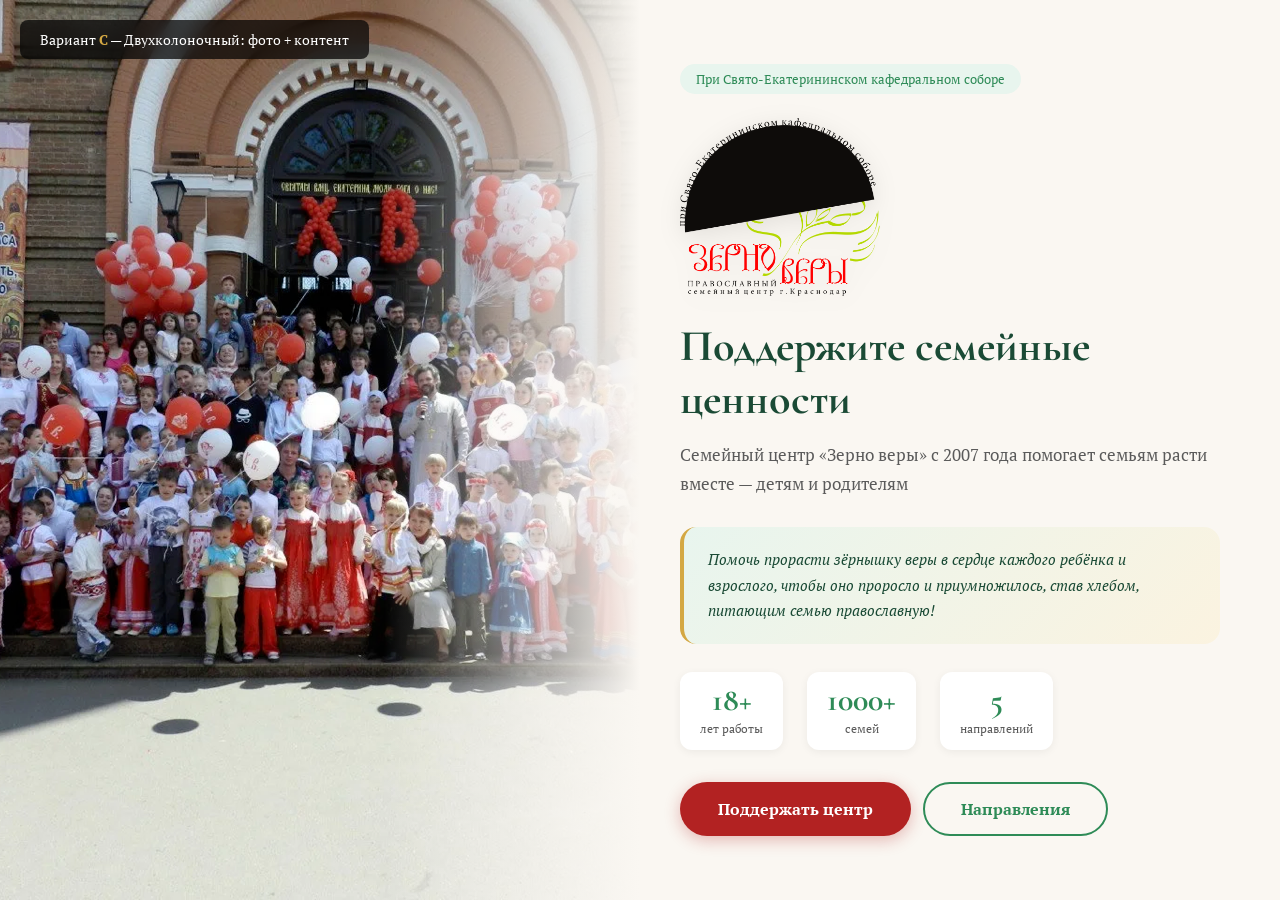
<file: variant-c.html>
<!DOCTYPE html>
<html lang="ru">
<head>
    <meta charset="UTF-8">
    <meta name="viewport" content="width=device-width, initial-scale=1.0">
    <title>Вариант C — Двухколоночный</title>
    <link rel="preconnect" href="https://fonts.googleapis.com">
    <link rel="preconnect" href="https://fonts.gstatic.com" crossorigin>
    <link href="https://fonts.googleapis.com/css2?family=Cormorant+Garamond:wght@400;600;700&family=PT+Serif:ital,wght@0,400;0,700;1,400&display=swap" rel="stylesheet">
    <style>
        *, *::before, *::after { margin: 0; padding: 0; box-sizing: border-box; }
        body { font-family: 'PT Serif', serif; color: #1A1A1A; background: #FAF7F2; }

        .variant-badge {
            position: fixed; top: 20px; left: 20px; z-index: 100;
            background: rgba(0,0,0,0.7); color: #fff; padding: 10px 20px;
            border-radius: 8px; font-size: 14px; backdrop-filter: blur(10px);
        }
        .variant-badge strong { color: #D4A843; }

        /* HERO — Двухколоночный */
        .hero {
            min-height: 100vh;
            display: grid;
            grid-template-columns: 1fr 1fr;
        }

        /* Левая колонка — фото */
        .hero-photo {
            position: relative; overflow: hidden;
        }
        .hero-photo img {
            width: 100%; height: 100%;
            object-fit: cover;
        }
        .hero-photo-overlay {
            position: absolute; inset: 0;
            background: linear-gradient(
                to right,
                transparent 60%,
                #FAF7F2 100%
            );
        }

        /* Правая колонка — контент */
        .hero-info {
            display: flex; flex-direction: column;
            justify-content: center;
            padding: 60px 60px 60px 40px;
            background: #FAF7F2;
        }
        .hero-badge {
            display: inline-block;
            background: #E8F5EE;
            color: #2E8B57;
            padding: 6px 16px; border-radius: 20px;
            font-size: 13px; margin-bottom: 24px;
            width: fit-content;
            animation: fadeInUp 0.6s ease-out;
        }
        .hero-logo {
            width: 200px; height: auto;
            margin-bottom: 24px;
            filter: drop-shadow(0 4px 12px rgba(0,0,0,0.1));
            animation: fadeInUp 0.6s ease-out 0.1s both;
        }
        .hero-title {
            font-family: 'Cormorant Garamond', serif;
            font-size: clamp(28px, 3.5vw, 44px);
            color: #1A4A35;
            margin-bottom: 16px; line-height: 1.2;
            animation: fadeInUp 0.6s ease-out 0.2s both;
        }
        .hero-subtitle {
            font-size: 17px; color: #5A5A5A;
            line-height: 1.7; margin-bottom: 28px;
            animation: fadeInUp 0.6s ease-out 0.3s both;
        }

        /* Миссия */
        .hero-mission {
            background: linear-gradient(135deg, #E8F5EE 0%, #FBF3E0 100%);
            padding: 20px 24px; border-radius: 16px;
            margin-bottom: 28px; font-style: italic;
            color: #1A4A35; font-size: 15px; line-height: 1.7;
            border-left: 4px solid #D4A843;
            animation: fadeInUp 0.6s ease-out 0.4s both;
        }

        /* Счётчики */
        .hero-stats {
            display: flex; gap: 24px; margin-bottom: 32px;
            animation: fadeInUp 0.6s ease-out 0.5s both;
        }
        .stat-item {
            text-align: center;
            background: #fff;
            padding: 12px 20px; border-radius: 12px;
            box-shadow: 0 2px 8px rgba(0,0,0,0.06);
        }
        .stat-number {
            display: block;
            font-family: 'Cormorant Garamond', serif;
            font-size: 32px; font-weight: 700;
            color: #2E8B57; line-height: 1;
        }
        .stat-label {
            font-size: 12px; color: #5A5A5A; margin-top: 4px;
        }

        /* Кнопки */
        .hero-buttons {
            display: flex; gap: 12px; flex-wrap: wrap;
            animation: fadeInUp 0.6s ease-out 0.6s both;
        }
        .btn {
            display: inline-block; padding: 14px 36px;
            border-radius: 50px; font-size: 16px;
            text-decoration: none; font-weight: 600;
            transition: all 0.3s ease; cursor: pointer;
            border: 2px solid transparent;
            font-family: 'PT Serif', serif;
        }
        .btn-red {
            background: #B22222; color: #fff;
            box-shadow: 0 4px 16px rgba(178, 34, 34, 0.3);
        }
        .btn-red:hover { background: #8B1A1A; transform: translateY(-2px); }
        .btn-green {
            background: transparent; color: #2E8B57;
            border-color: #2E8B57;
        }
        .btn-green:hover { background: #E8F5EE; }

        @keyframes fadeInUp {
            from { opacity: 0; transform: translateY(20px); }
            to { opacity: 1; transform: translateY(0); }
        }

        /* Мобильные */
        @media (max-width: 768px) {
            .hero {
                grid-template-columns: 1fr;
            }
            .hero-photo { height: 40vh; }
            .hero-photo-overlay {
                background: linear-gradient(
                    to bottom,
                    transparent 60%,
                    #FAF7F2 100%
                );
            }
            .hero-info { padding: 30px 20px; }
            .hero-stats { gap: 12px; }
            .stat-item { padding: 10px 14px; }
            .stat-number { font-size: 26px; }
        }
    </style>
</head>
<body>
    <div class="variant-badge">Вариант <strong>C</strong> — Двухколоночный: фото + контент</div>

    <section class="hero">
        <!-- Левая колонка: фото -->
        <div class="hero-photo">
            <img src="optimized/IMG_5442.jpg" alt="Семейный центр Зерно Веры">
            <div class="hero-photo-overlay"></div>
        </div>

        <!-- Правая колонка: информация -->
        <div class="hero-info">
            <span class="hero-badge">При Свято-Екатерининском кафедральном соборе</span>
            <img src="optimized/logo-enhanced.png" alt="Зерно Веры" class="hero-logo">
            <h1 class="hero-title">Поддержите семейные ценности</h1>
            <p class="hero-subtitle">Семейный центр «Зерно веры» с 2007 года помогает семьям расти вместе — детям и родителям</p>

            <div class="hero-mission">
                Помочь прорасти зёрнышку веры в сердце каждого ребёнка и взрослого, чтобы оно проросло и приумножилось, став хлебом, питающим семью православную!
            </div>

            <div class="hero-stats">
                <div class="stat-item">
                    <span class="stat-number">18+</span>
                    <span class="stat-label">лет работы</span>
                </div>
                <div class="stat-item">
                    <span class="stat-number">1000+</span>
                    <span class="stat-label">семей</span>
                </div>
                <div class="stat-item">
                    <span class="stat-number">5</span>
                    <span class="stat-label">направлений</span>
                </div>
            </div>

            <div class="hero-buttons">
                <a href="#donate" class="btn btn-red">Поддержать центр</a>
                <a href="#directions" class="btn btn-green">Направления</a>
            </div>
        </div>
    </section>
</body>
</html>
</file>
<file: styles.css>
/* ============================================
   ЗЕРНО ВЕРЫ — Современный дизайн 2026
   Яркий, живой, плавный, конверсионный
   ============================================ */

/* CSS Variables */
:root {
    /* Цветовая палитра — яркая и тёплая */
    --c-bg: #FAF7F2;
    --c-bg-alt: #F0EBE3;
    --c-white: #FFFFFF;
    --c-green: #2E8B57;
    --c-green-dark: #1A4A35;
    --c-green-light: #E8F5EE;
    --c-gold: #D4A843;
    --c-gold-light: #FBF3E0;
    --c-red: #D94040;
    --c-red-dark: #B33030;
    --c-text: #1A1A1A;
    --c-text-muted: #5A5A5A;

    /* Шрифты */
    --f-heading: 'Cormorant Garamond', serif;
    --f-body: 'PT Serif', serif;

    /* Тени */
    --shadow-xs: 0 1px 3px rgba(0, 0, 0, 0.04);
    --shadow-sm: 0 4px 12px rgba(0, 0, 0, 0.06);
    --shadow-md: 0 8px 30px rgba(0, 0, 0, 0.1);
    --shadow-lg: 0 20px 60px rgba(0, 0, 0, 0.12);
    --shadow-colored: 0 8px 30px rgba(46, 139, 87, 0.15);

    /* Скругления */
    --r-sm: 8px;
    --r-md: 16px;
    --r-lg: 24px;
    --r-xl: 32px;

    /* Анимация */
    --ease: cubic-bezier(0.25, 0.46, 0.45, 0.94);
    --ease-out: cubic-bezier(0.16, 1, 0.3, 1);
    --duration: 0.5s;

    /* Header */
    --header-height: 72px;
}

/* ============================================
   KEYFRAME ANIMATIONS
   ============================================ */

@keyframes fadeInUp {
    from {
        opacity: 0;
        transform: translateY(40px);
    }
    to {
        opacity: 1;
        transform: translateY(0);
    }
}

@keyframes pulse {
    0%, 100% {
        box-shadow: 0 4px 20px rgba(217, 64, 64, 0.35);
    }
    50% {
        box-shadow: 0 4px 20px rgba(217, 64, 64, 0.35),
                    0 0 0 12px rgba(217, 64, 64, 0);
    }
}

@keyframes shimmer {
    0% {
        background-position: -200% center;
    }
    100% {
        background-position: 200% center;
    }
}

@keyframes countUp {
    from { opacity: 0; transform: translateY(20px); }
    to { opacity: 1; transform: translateY(0); }
}

@keyframes slideInBottom {
    from { transform: translateY(100%); opacity: 0; }
    to { transform: translateY(0); opacity: 1; }
}

/* ============================================
   RESET & BASE
   ============================================ */

*,
*::before,
*::after {
    margin: 0;
    padding: 0;
    box-sizing: border-box;
}

html {
    scroll-behavior: smooth;
    font-size: 16px;
    scroll-padding-top: var(--header-height);
}

body {
    font-family: var(--f-body);
    color: var(--c-text);
    background: var(--c-bg);
    line-height: 1.7;
    overflow-x: hidden;
    -webkit-font-smoothing: antialiased;
    -moz-osx-font-smoothing: grayscale;
}

img {
    max-width: 100%;
    height: auto;
    display: block;
}

a {
    color: var(--c-green);
    text-decoration: none;
    transition: color var(--duration) var(--ease);
}

a:hover {
    color: var(--c-green-dark);
}

/* ============================================
   TYPOGRAPHY
   ============================================ */

h1, h2, h3, h4, h5, h6 {
    font-family: var(--f-heading);
    font-weight: 700;
    line-height: 1.2;
    color: var(--c-green-dark);
}

h1 { font-size: clamp(40px, 6vw, 72px); }
h2 { font-size: clamp(32px, 4vw, 52px); }
h3 { font-size: clamp(24px, 3vw, 32px); }
h4 { font-size: 22px; }

p {
    margin-bottom: 16px;
}

p:last-child {
    margin-bottom: 0;
}

/* ============================================
   LAYOUT
   ============================================ */

.container {
    max-width: 1200px;
    margin: 0 auto;
    padding: 0 24px;
}

section {
    padding: 80px 0;
    position: relative;
}

/* ============================================
   BUTTONS
   ============================================ */

.btn {
    display: inline-flex;
    align-items: center;
    justify-content: center;
    padding: 16px 40px;
    font-family: var(--f-heading);
    font-size: 18px;
    font-weight: 700;
    border: none;
    border-radius: var(--r-lg);
    cursor: pointer;
    transition: all var(--duration) var(--ease);
    text-decoration: none;
    letter-spacing: 0.5px;
}

.btn-lg {
    font-size: 20px;
    padding: 18px 48px;
}

.btn-primary {
    background: linear-gradient(135deg, var(--c-red) 0%, var(--c-red-dark) 100%);
    color: var(--c-white);
    box-shadow: 0 4px 20px rgba(217, 64, 64, 0.35);
}

.btn-primary:hover {
    transform: translateY(-3px);
    box-shadow: 0 8px 30px rgba(217, 64, 64, 0.45);
    color: var(--c-white);
}

.btn-secondary {
    background: linear-gradient(135deg, var(--c-green) 0%, var(--c-green-dark) 100%);
    color: var(--c-white);
    box-shadow: 0 4px 20px rgba(46, 139, 87, 0.3);
}

.btn-secondary:hover {
    transform: translateY(-3px);
    box-shadow: 0 8px 30px rgba(46, 139, 87, 0.4);
    color: var(--c-white);
}

.btn-ghost {
    background: transparent;
    color: var(--c-white);
    border: 2px solid rgba(255, 255, 255, 0.5);
    padding: 14px 36px;
}

.btn-ghost:hover {
    background: rgba(255, 255, 255, 0.1);
    border-color: rgba(255, 255, 255, 0.8);
    color: var(--c-white);
    transform: translateY(-2px);
}

/* ============================================
   SECTION HEADERS с орнаментом
   ============================================ */

.section-header {
    text-align: center;
    margin-bottom: 48px;
}

.section-title {
    text-align: center;
    margin-bottom: 12px;
    position: relative;
}

.section-title::after {
    content: '';
    display: block;
    width: 60px;
    height: 3px;
    background: linear-gradient(90deg, var(--c-gold), var(--c-green));
    margin: 16px auto 0;
    border-radius: 2px;
}

/* Когда заголовок внутри section-header — убираем ::after, орнамент заменяет */
.section-header .section-title::after {
    display: none;
}

.ornament-title {
    width: 120px;
    height: auto;
    margin: 8px auto 0;
    display: block;
    opacity: 0.7;
}

/* ============================================
   SCROLL ANIMATIONS
   ============================================ */

.animate-section {
    opacity: 0;
    transform: translateY(30px);
    transition: opacity 0.8s var(--ease-out), transform 0.8s var(--ease-out);
}

.animate-section.visible {
    opacity: 1;
    transform: translateY(0);
}

/* ============================================
   STICKY HEADER
   ============================================ */

.site-header {
    position: fixed;
    top: 0;
    left: 0;
    right: 0;
    z-index: 1000;
    background: rgba(255, 255, 255, 0.95);
    backdrop-filter: blur(12px);
    -webkit-backdrop-filter: blur(12px);
    box-shadow: 0 2px 20px rgba(0, 0, 0, 0.08);
    transition: all 0.4s var(--ease);
    height: var(--header-height);
    transform: translateY(-100%);
    opacity: 0;
}

.site-header.visible {
    transform: translateY(0);
    opacity: 1;
}

.header-inner {
    display: flex;
    align-items: center;
    justify-content: space-between;
    height: 100%;
    gap: 24px;
}

.header-logo-link {
    display: flex;
    align-items: center;
    gap: 10px;
    text-decoration: none;
    flex-shrink: 0;
}

.header-logo {
    width: 40px;
    height: 40px;
    border-radius: 50%;
    object-fit: cover;
}

.header-brand {
    font-family: var(--f-heading);
    font-size: 20px;
    font-weight: 700;
    color: var(--c-green-dark);
}

.header-nav {
    display: flex;
    gap: 28px;
    align-items: center;
}

.header-nav a {
    font-family: var(--f-heading);
    font-size: 16px;
    font-weight: 600;
    color: var(--c-text);
    text-decoration: none;
    position: relative;
    padding: 4px 0;
}

.header-nav a::after {
    content: '';
    position: absolute;
    bottom: 0;
    left: 0;
    width: 0;
    height: 2px;
    background: var(--c-green);
    transition: width 0.3s var(--ease);
}

.header-nav a:hover::after {
    width: 100%;
}

.header-nav a:hover {
    color: var(--c-green);
}

.btn-header-donate {
    padding: 10px 24px;
    font-size: 15px;
    flex-shrink: 0;
}

/* Burger menu */
.burger {
    display: none;
    flex-direction: column;
    gap: 5px;
    background: none;
    border: none;
    cursor: pointer;
    padding: 4px;
    z-index: 1001;
}

.burger span {
    width: 24px;
    height: 2px;
    background: var(--c-green-dark);
    border-radius: 2px;
    transition: all 0.3s var(--ease);
}

.burger.active span:nth-child(1) {
    transform: rotate(45deg) translate(5px, 5px);
}

.burger.active span:nth-child(2) {
    opacity: 0;
}

.burger.active span:nth-child(3) {
    transform: rotate(-45deg) translate(5px, -5px);
}

/* ============================================
   1. HERO SECTION
   ============================================ */

.hero {
    min-height: 100vh;
    display: flex;
    align-items: center;
    justify-content: center;
    position: relative;
    background: url('optimized/IMG_5440.jpg') center / cover no-repeat;
    overflow: hidden;
}

.hero-background {
    position: absolute;
    inset: 0;
    background: linear-gradient(
        to bottom,
        rgba(15, 50, 30, 0.5) 0%,
        rgba(15, 40, 25, 0.65) 50%,
        rgba(10, 30, 20, 0.8) 100%
    );
    z-index: 1;
}

.hero-content {
    position: relative;
    z-index: 2;
    text-align: center;
    max-width: 800px;
    animation: fadeInUp 1s var(--ease-out) 0.3s both;
}

.hero-logo {
    width: 140px;
    height: 140px;
    margin: 0 auto 32px;
    border-radius: 50%;
    object-fit: cover;
    border: 4px solid rgba(255, 255, 255, 0.25);
    box-shadow: 0 8px 40px rgba(0, 0, 0, 0.3);
}

.hero-title {
    color: var(--c-white);
    margin-bottom: 20px;
    text-shadow: 0 2px 20px rgba(0, 0, 0, 0.3);
    font-size: clamp(48px, 7vw, 84px);
}

.hero-subtitle {
    font-size: clamp(18px, 2.2vw, 24px);
    color: rgba(255, 255, 255, 0.9);
    margin-bottom: 40px;
    line-height: 1.6;
    text-shadow: 0 1px 10px rgba(0, 0, 0, 0.2);
}

.hero-buttons {
    display: flex;
    gap: 16px;
    justify-content: center;
    flex-wrap: wrap;
}

.hero .btn-primary {
    animation: pulse 2.5s ease-in-out infinite;
}

/* Волна внизу hero */
.hero::after {
    content: '';
    position: absolute;
    bottom: -2px;
    left: 0;
    width: 100%;
    height: 80px;
    background: url("data:image/svg+xml,%3Csvg xmlns='http://www.w3.org/2000/svg' viewBox='0 0 1440 80'%3E%3Cpath d='M0 50 C360 80 720 20 1080 50 S1440 30 1440 40 L1440 80 L0 80Z' fill='%23FFFFFF'/%3E%3C/svg%3E") no-repeat;
    background-size: cover;
    z-index: 3;
}

/* ============================================
   2. CAROUSEL SECTION
   ============================================ */

.carousel {
    background: var(--c-white);
    padding: 60px 0 40px;
}

.carousel-wrapper {
    position: relative;
    overflow: hidden;
    border-radius: var(--r-lg);
    box-shadow: var(--shadow-lg);
}

.carousel-track {
    display: flex;
    transition: transform 0.6s var(--ease-out);
}

.carousel-slide {
    min-width: 100%;
    position: relative;
}

.carousel-slide img {
    width: 100%;
    height: 550px;
    object-fit: cover;
}

.carousel-caption {
    position: absolute;
    bottom: 0;
    left: 0;
    right: 0;
    background: linear-gradient(to top, rgba(0, 0, 0, 0.75) 0%, transparent 100%);
    color: var(--c-white);
    padding: 48px 32px 28px;
    font-size: 18px;
    text-align: center;
    letter-spacing: 0.3px;
}

.carousel-btn {
    position: absolute;
    top: 50%;
    transform: translateY(-50%);
    background: rgba(255, 255, 255, 0.95);
    color: var(--c-green-dark);
    border: none;
    width: 52px;
    height: 52px;
    border-radius: 50%;
    font-size: 28px;
    cursor: pointer;
    transition: all 0.3s var(--ease);
    z-index: 10;
    box-shadow: var(--shadow-md);
    display: flex;
    align-items: center;
    justify-content: center;
    line-height: 1;
}

.carousel-btn:hover {
    background: var(--c-white);
    transform: translateY(-50%) scale(1.12);
    box-shadow: var(--shadow-lg);
}

.carousel-btn-prev {
    left: 20px;
}

.carousel-btn-next {
    right: 20px;
}

.carousel-dots {
    position: absolute;
    bottom: 20px;
    left: 50%;
    transform: translateX(-50%);
    display: flex;
    gap: 8px;
    z-index: 10;
}

.carousel-dot {
    width: 10px;
    height: 10px;
    border-radius: 50%;
    background: rgba(255, 255, 255, 0.4);
    cursor: pointer;
    transition: all 0.4s var(--ease);
}

.carousel-dot.active {
    background: var(--c-white);
    width: 32px;
    border-radius: 5px;
}

/* ============================================
   2.5 MINI-CTA (после карусели)
   ============================================ */

.mini-cta {
    background: linear-gradient(135deg, var(--c-gold-light) 0%, var(--c-green-light) 100%);
    padding: 40px 0;
    border-top: 1px solid rgba(46, 139, 87, 0.1);
    border-bottom: 1px solid rgba(46, 139, 87, 0.1);
}

.mini-cta-inner {
    display: flex;
    align-items: center;
    justify-content: space-between;
    gap: 32px;
}

.mini-cta-heading {
    font-family: var(--f-heading);
    font-size: clamp(22px, 2.5vw, 28px);
    font-weight: 700;
    color: var(--c-green-dark);
    margin-bottom: 4px;
}

.mini-cta-sub {
    font-size: 15px;
    color: var(--c-text-muted);
    margin: 0;
}

.mini-cta .btn {
    flex-shrink: 0;
    white-space: nowrap;
}

/* ============================================
   3. ABOUT SECTION
   ============================================ */

.about {
    background: var(--c-bg);
    padding: 80px 0;
}

.about-grid {
    display: grid;
    grid-template-columns: 1fr 1fr;
    gap: 40px;
    margin-bottom: 48px;
}

.about-status {
    display: flex;
    flex-direction: column;
    gap: 16px;
}

.status-item {
    display: flex;
    align-items: flex-start;
    gap: 16px;
    background: var(--c-white);
    padding: 20px 24px;
    border-radius: var(--r-md);
    box-shadow: var(--shadow-sm);
    border-left: 4px solid var(--c-gold);
    transition: all 0.4s var(--ease);
}

.status-item:hover {
    transform: translateX(6px);
    box-shadow: var(--shadow-md);
}

.status-icon {
    flex-shrink: 0;
    line-height: 1;
    color: var(--c-green);
    display: flex;
    align-items: center;
    justify-content: center;
    width: 40px;
    height: 40px;
}

.status-item p {
    margin: 0;
    font-size: 15px;
    line-height: 1.5;
}

.about-founders {
    background: var(--c-white);
    padding: 20px;
    border-radius: var(--r-lg);
    box-shadow: var(--shadow-md);
    overflow: hidden;
}

.founders-photo {
    width: 100%;
    border-radius: var(--r-md);
    margin-bottom: 20px;
    transition: transform 0.6s var(--ease);
}

.about-founders:hover .founders-photo {
    transform: scale(1.03);
}

.founders-text p {
    margin-bottom: 12px;
    font-size: 15px;
}

.about-mission {
    background: linear-gradient(135deg, var(--c-green-light) 0%, var(--c-gold-light) 100%);
    padding: 40px;
    border-radius: var(--r-lg);
    text-align: center;
    box-shadow: var(--shadow-sm);
    margin-bottom: 32px;
    border: 1px solid rgba(46, 139, 87, 0.1);
}

.about-mission h3 {
    color: var(--c-gold);
    margin-bottom: 16px;
}

.mission-text {
    font-size: 20px;
    font-style: italic;
    line-height: 1.8;
    color: var(--c-green-dark);
}

.about-download {
    text-align: center;
}

/* ============================================
   IMPACT COUNTERS
   ============================================ */

.impact {
    background: linear-gradient(135deg, var(--c-green-dark) 0%, var(--c-green) 100%);
    padding: 60px 0;
    position: relative;
}

.impact-grid {
    display: grid;
    grid-template-columns: repeat(4, 1fr);
    gap: 32px;
    text-align: center;
}

.impact-item {
    color: var(--c-white);
    padding: 20px;
}

.impact-number {
    font-family: var(--f-heading);
    font-size: clamp(40px, 5vw, 64px);
    font-weight: 700;
    line-height: 1;
    display: inline;
}

.impact-suffix {
    font-family: var(--f-heading);
    font-size: clamp(28px, 3.5vw, 44px);
    font-weight: 700;
    color: var(--c-gold);
    line-height: 1;
}

.impact-label {
    margin-top: 8px;
    font-size: 15px;
    color: rgba(255, 255, 255, 0.85);
    line-height: 1.4;
}

/* ============================================
   4. QUOTE SECTION
   ============================================ */

.quote {
    background: url('optimized/IMG_5439.jpg') center / cover no-repeat fixed;
    position: relative;
    padding: 100px 0;
}

.quote::before {
    content: '';
    position: absolute;
    inset: 0;
    background: linear-gradient(
        135deg,
        rgba(26, 74, 53, 0.87) 0%,
        rgba(15, 40, 28, 0.92) 100%
    );
}

.quote .container {
    position: relative;
    z-index: 1;
}

.quote-text {
    text-align: center;
    font-size: clamp(22px, 3vw, 30px);
    font-style: italic;
    line-height: 1.8;
    max-width: 900px;
    margin: 0 auto;
    padding: 48px;
    position: relative;
    color: var(--c-white);
}

.quote-text::before {
    content: '\201C';
    font-size: 140px;
    font-family: var(--f-heading);
    position: absolute;
    top: -30px;
    left: 10px;
    color: rgba(212, 168, 67, 0.4);
    line-height: 1;
}

.quote-text p {
    color: var(--c-white);
}

/* ============================================
   5. PROGRAMS SECTION
   ============================================ */

.programs {
    background: var(--c-white);
    padding: 80px 0;
}

.programs-grid {
    display: grid;
    grid-template-columns: repeat(4, 1fr);
    gap: 20px;
    margin-bottom: 40px;
}

.program-card {
    background: var(--c-bg);
    padding: 32px 20px 28px;
    border-radius: var(--r-md);
    text-align: center;
    box-shadow: var(--shadow-xs);
    transition: all 0.4s var(--ease);
    position: relative;
    overflow: hidden;
}

.program-card::before {
    content: '';
    position: absolute;
    top: 0;
    left: 0;
    right: 0;
    height: 4px;
    background: linear-gradient(90deg, var(--c-green), var(--c-gold));
    transform: scaleX(0);
    transition: transform 0.4s var(--ease);
}

.program-card:hover {
    transform: translateY(-8px);
    box-shadow: var(--shadow-md);
    background: var(--c-white);
}

.program-card:hover::before {
    transform: scaleX(1);
}

.program-icon {
    display: flex;
    align-items: center;
    justify-content: center;
    width: 72px;
    height: 72px;
    margin: 0 auto 16px;
    background: var(--c-white);
    border-radius: 50%;
    box-shadow: var(--shadow-sm);
    color: var(--c-green);
}

.program-card h3 {
    font-size: 22px;
    color: var(--c-green-dark);
    margin-bottom: 6px;
}

.program-age {
    color: var(--c-gold);
    font-weight: 700;
    font-size: 14px;
    margin-bottom: 10px;
    text-transform: uppercase;
    letter-spacing: 0.5px;
}

.program-card > p:last-child {
    font-size: 14px;
    color: var(--c-text-muted);
    margin: 0;
}

.programs-note {
    background: linear-gradient(135deg, var(--c-green) 0%, var(--c-green-dark) 100%);
    color: var(--c-white);
    padding: 32px 40px;
    border-radius: var(--r-lg);
    text-align: center;
    box-shadow: var(--shadow-colored);
}

.programs-note p {
    margin-bottom: 8px;
}

.programs-note p:last-child {
    margin-bottom: 0;
}

/* ============================================
   6. FOR PARENTS SECTION
   ============================================ */

.for-parents {
    background: var(--c-bg);
    padding: 80px 0;
}

.parents-grid {
    display: grid;
    grid-template-columns: repeat(4, 1fr);
    gap: 20px;
}

.parent-card {
    background: var(--c-white);
    padding: 32px 24px;
    border-radius: var(--r-md);
    text-align: center;
    box-shadow: var(--shadow-sm);
    transition: all 0.4s var(--ease);
    position: relative;
    overflow: hidden;
}

.parent-card::after {
    content: '';
    position: absolute;
    bottom: 0;
    left: 50%;
    transform: translateX(-50%);
    width: 0;
    height: 3px;
    background: var(--c-gold);
    transition: width 0.4s var(--ease);
    border-radius: 0 0 var(--r-md) var(--r-md);
}

.parent-card:hover {
    transform: translateY(-8px);
    box-shadow: var(--shadow-md);
}

.parent-card:hover::after {
    width: 60%;
}

.parent-icon {
    display: flex;
    align-items: center;
    justify-content: center;
    width: 72px;
    height: 72px;
    margin: 0 auto 16px;
    background: var(--c-green-light);
    border-radius: 50%;
    color: var(--c-green);
}

.parent-card h3 {
    color: var(--c-green-dark);
    margin-bottom: 12px;
    font-size: 22px;
}

.parent-card p {
    font-size: 15px;
    color: var(--c-text-muted);
    line-height: 1.6;
}

/* ============================================
   7. CONCERTS SECTION
   ============================================ */

.concerts {
    background: var(--c-white);
    padding: 80px 0;
}

.concerts-content {
    display: grid;
    grid-template-columns: 1fr 1fr;
    gap: 48px;
    align-items: center;
}

.concerts-intro {
    font-size: 19px;
    line-height: 1.7;
    margin-bottom: 20px;
}

.concerts-holidays {
    background: linear-gradient(135deg, var(--c-green-light), var(--c-gold-light));
    padding: 24px 28px;
    border-radius: var(--r-md);
    margin-top: 24px;
    border: 1px solid rgba(46, 139, 87, 0.1);
}

.concerts-holidays h3 {
    font-size: 22px;
    margin-bottom: 12px;
    color: var(--c-green-dark);
}

.concerts-holidays ul {
    list-style: none;
}

.concerts-holidays li {
    padding: 8px 0 8px 28px;
    position: relative;
    font-size: 16px;
}

.concerts-holidays li::before {
    content: '\2720';
    position: absolute;
    left: 0;
    color: var(--c-gold);
    font-size: 18px;
}

.concerts-image {
    position: relative;
    border-radius: var(--r-lg);
    overflow: hidden;
    box-shadow: var(--shadow-lg);
}

.concerts-image img {
    width: 100%;
    height: 100%;
    object-fit: cover;
    transition: transform 0.8s var(--ease);
}

.concerts-image:hover img {
    transform: scale(1.05);
}

/* ============================================
   8. TESTIMONIALS SECTION
   ============================================ */

.testimonials {
    background: var(--c-bg);
    padding: 80px 0;
}

.testimonials-grid {
    display: grid;
    grid-template-columns: repeat(2, 1fr);
    gap: 24px;
    margin-bottom: 48px;
}

.testimonial-card {
    background: var(--c-white);
    padding: 32px;
    border-radius: var(--r-md);
    box-shadow: var(--shadow-sm);
    display: flex;
    flex-direction: column;
    justify-content: space-between;
    gap: 20px;
    transition: all 0.4s var(--ease);
    border-left: 4px solid transparent;
}

.testimonial-card:hover {
    box-shadow: var(--shadow-md);
    border-left-color: var(--c-gold);
}

.testimonial-quote {
    position: relative;
    padding-left: 24px;
}

.testimonial-quote::before {
    content: '\201C';
    position: absolute;
    left: 0;
    top: -8px;
    font-size: 48px;
    font-family: var(--f-heading);
    color: var(--c-gold);
    line-height: 1;
    opacity: 0.6;
}

.testimonial-quote p {
    font-style: italic;
    color: var(--c-text);
    line-height: 1.8;
    font-size: 15px;
}

.author-name {
    font-weight: 700;
    color: var(--c-green-dark);
    margin-bottom: 4px;
    font-size: 16px;
}

.author-info {
    font-size: 13px;
    color: var(--c-text-muted);
    text-transform: uppercase;
    letter-spacing: 0.5px;
}

.testimonials-benefits {
    display: grid;
    grid-template-columns: repeat(3, 1fr);
    gap: 20px;
}

.benefit-item {
    display: flex;
    align-items: center;
    gap: 16px;
    background: linear-gradient(135deg, var(--c-green) 0%, var(--c-green-dark) 100%);
    color: var(--c-white);
    padding: 24px;
    border-radius: var(--r-md);
    box-shadow: var(--shadow-colored);
    transition: all 0.4s var(--ease);
}

.benefit-item:hover {
    transform: translateY(-4px);
    box-shadow: 0 12px 40px rgba(46, 139, 87, 0.25);
}

.benefit-icon {
    flex-shrink: 0;
    display: flex;
    align-items: center;
    justify-content: center;
}

.benefit-item p {
    margin: 0;
    font-size: 15px;
    line-height: 1.5;
}

/* ============================================
   8.5 CTA BANNER (после отзывов)
   ============================================ */

.cta-banner {
    background: url('optimized/IMG_5442.jpg') center / cover no-repeat fixed;
    position: relative;
    padding: 80px 0;
}

.cta-banner::before {
    content: '';
    position: absolute;
    inset: 0;
    background: linear-gradient(
        135deg,
        rgba(26, 74, 53, 0.88) 0%,
        rgba(15, 40, 28, 0.93) 100%
    );
}

.cta-banner-inner {
    position: relative;
    z-index: 1;
    text-align: center;
    max-width: 700px;
    margin: 0 auto;
}

.cta-banner-inner h2 {
    color: var(--c-white);
    margin-bottom: 16px;
}

.cta-banner-inner p {
    color: rgba(255, 255, 255, 0.9);
    font-size: 18px;
    line-height: 1.7;
    margin-bottom: 32px;
}

.cta-banner .btn-primary {
    animation: pulse 2.5s ease-in-out infinite;
}

/* ============================================
   9. CTA SECTION
   ============================================ */

.cta {
    background: linear-gradient(135deg, var(--c-green-dark) 0%, var(--c-green) 50%, var(--c-green-dark) 100%);
    color: var(--c-white);
    padding: 100px 0 80px;
    position: relative;
}

/* Волна сверху CTA */
.cta::before {
    content: '';
    position: absolute;
    top: -2px;
    left: 0;
    width: 100%;
    height: 60px;
    background: url("data:image/svg+xml,%3Csvg xmlns='http://www.w3.org/2000/svg' viewBox='0 0 1440 60'%3E%3Cpath d='M0 0 L0 30 C360 60 720 0 1080 30 S1440 10 1440 20 L1440 0Z' fill='%23F0EBE3'/%3E%3C/svg%3E") no-repeat;
    background-size: cover;
    z-index: 1;
}

.cta .section-title {
    color: var(--c-white);
}

.cta .section-title::after {
    background: linear-gradient(90deg, var(--c-gold), rgba(255, 255, 255, 0.5));
}

/* Trust badges */
.trust-badges {
    display: flex;
    justify-content: center;
    gap: 24px;
    margin-bottom: 40px;
    flex-wrap: wrap;
}

.trust-item {
    display: flex;
    align-items: center;
    gap: 8px;
    color: rgba(255, 255, 255, 0.8);
    font-size: 14px;
    background: rgba(255, 255, 255, 0.08);
    padding: 8px 16px;
    border-radius: var(--r-sm);
    border: 1px solid rgba(255, 255, 255, 0.12);
}

.trust-item svg {
    flex-shrink: 0;
    opacity: 0.8;
}

.cta-grid {
    display: grid;
    grid-template-columns: 1fr 1fr;
    gap: 32px;
}

.cta-card {
    background: var(--c-white);
    color: var(--c-text);
    padding: 40px;
    border-radius: var(--r-lg);
    box-shadow: var(--shadow-lg);
    transition: all 0.4s var(--ease);
}

.cta-card:hover {
    transform: translateY(-4px);
}

.cta-card h3 {
    color: var(--c-green-dark);
    margin-bottom: 12px;
}

.cta-form {
    display: flex;
    flex-direction: column;
    gap: 14px;
    margin-top: 20px;
}

.cta-form input[type="text"],
.cta-form input[type="tel"],
.cta-form input[type="number"] {
    padding: 14px 18px;
    border: 2px solid #E8E3DA;
    border-radius: var(--r-sm);
    font-family: var(--f-body);
    font-size: 16px;
    transition: all 0.3s var(--ease);
    background: var(--c-bg);
}

.cta-form input:focus {
    outline: none;
    border-color: var(--c-green);
    background: var(--c-white);
    box-shadow: 0 0 0 4px rgba(46, 139, 87, 0.1);
}

/* Donation amounts с impact-подписями */
.donation-amounts {
    display: grid;
    grid-template-columns: repeat(2, 1fr);
    gap: 10px;
}

.amount-btn {
    position: relative;
    cursor: pointer;
}

.amount-btn input[type="radio"] {
    position: absolute;
    opacity: 0;
}

.amount-btn span {
    display: flex;
    flex-direction: column;
    align-items: center;
    gap: 4px;
    padding: 16px 12px;
    text-align: center;
    background: var(--c-bg);
    border: 2px solid #E8E3DA;
    border-radius: var(--r-sm);
    transition: all 0.3s var(--ease);
}

.amount-btn span strong {
    font-size: 18px;
    font-weight: 700;
}

.amount-btn span small {
    font-size: 11px;
    color: var(--c-text-muted);
    line-height: 1.3;
}

.amount-btn:hover span {
    border-color: var(--c-green);
}

.amount-btn input:checked + span {
    background: var(--c-green);
    border-color: var(--c-green);
    color: var(--c-white);
    box-shadow: 0 4px 12px rgba(46, 139, 87, 0.3);
}

.amount-btn input:checked + span small {
    color: rgba(255, 255, 255, 0.85);
}

.checkbox-label {
    display: flex;
    align-items: center;
    gap: 10px;
    cursor: pointer;
    font-size: 15px;
}

.checkbox-label input[type="checkbox"] {
    width: 20px;
    height: 20px;
    cursor: pointer;
    accent-color: var(--c-green);
    flex-shrink: 0;
}

.checkbox-legal {
    font-size: 13px;
    color: #666;
    margin-top: 4px;
}

.checkbox-legal a {
    color: var(--c-green);
    text-decoration: underline;
}

.checkbox-legal a:hover {
    color: var(--c-green-dark);
}

.form-error {
    font-size: 13px;
    color: #c0392b;
    margin-top: 4px;
}

/* ============================================
   10. FOOTER
   ============================================ */

.footer {
    background: var(--c-green-dark);
    color: var(--c-white);
    padding: 60px 0 24px;
}

.footer-grid {
    display: grid;
    grid-template-columns: repeat(4, 1fr);
    gap: 40px;
    margin-bottom: 40px;
}

.footer-logo {
    width: 80px;
    height: 80px;
    border-radius: 50%;
    margin-bottom: 16px;
    border: 2px solid rgba(255, 255, 255, 0.2);
}

.footer-tagline {
    font-size: 14px;
    color: rgba(255, 255, 255, 0.7);
    line-height: 1.5;
}

.footer h4 {
    color: var(--c-gold);
    font-size: 20px;
    margin-bottom: 16px;
}

.footer p {
    font-size: 14px;
    line-height: 1.7;
    margin-bottom: 8px;
}

.footer a {
    color: rgba(255, 255, 255, 0.85);
    transition: color 0.3s var(--ease);
}

.footer a:hover {
    color: var(--c-gold);
}

/* Социальные ссылки */
.social-links {
    display: flex;
    flex-direction: column;
    gap: 8px;
}

.social-link {
    display: inline-flex;
    align-items: center;
    gap: 10px;
    padding: 6px 0;
    font-size: 14px;
    color: rgba(255, 255, 255, 0.85);
    transition: all 0.3s var(--ease);
}

.social-link:hover {
    color: var(--c-gold);
    transform: translateX(4px);
}

.social-link svg {
    flex-shrink: 0;
}

.footer-bottom {
    display: flex;
    justify-content: space-between;
    align-items: center;
    padding-top: 24px;
    border-top: 1px solid rgba(255, 255, 255, 0.15);
    font-size: 13px;
    color: rgba(255, 255, 255, 0.5);
    flex-wrap: wrap;
    gap: 12px;
}

.footer-links {
    display: flex;
    gap: 20px;
}

.footer-links a {
    font-size: 13px;
    color: rgba(255, 255, 255, 0.5);
}

.footer-links a:hover {
    color: var(--c-gold);
}

/* ============================================
   STICKY BOTTOM BAR (мобильные)
   ============================================ */

.sticky-bottom-bar {
    display: none;
    position: fixed;
    bottom: 0;
    left: 0;
    right: 0;
    z-index: 999;
    padding: 12px 16px;
    background: rgba(255, 255, 255, 0.97);
    backdrop-filter: blur(10px);
    -webkit-backdrop-filter: blur(10px);
    box-shadow: 0 -4px 20px rgba(0, 0, 0, 0.1);
    transform: translateY(100%);
    transition: transform 0.4s var(--ease);
}

.sticky-bottom-bar.visible {
    transform: translateY(0);
}

.btn-sticky {
    width: 100%;
    font-size: 17px;
    padding: 14px;
}

/* ============================================
   СТАРЫЕ ОРНАМЕНТЫ — скрыть на всякий случай
   ============================================ */

.ornament-divider,
.ornament-svg,
.ornament-line {
    display: none;
}

/* ============================================
   RESPONSIVE DESIGN
   ============================================ */

@media (max-width: 1024px) {
    .programs-grid {
        grid-template-columns: repeat(2, 1fr);
    }

    .parents-grid {
        grid-template-columns: repeat(2, 1fr);
    }

    .footer-grid {
        grid-template-columns: repeat(2, 1fr);
    }

    .impact-grid {
        grid-template-columns: repeat(2, 1fr);
        gap: 24px;
    }
}

@media (max-width: 768px) {
    :root {
        --header-height: 60px;
    }

    section {
        padding: 60px 0;
    }

    .hero {
        min-height: 90vh;
    }

    .hero-logo {
        width: 100px;
        height: 100px;
    }

    .hero .btn-lg {
        font-size: 16px;
        padding: 14px 32px;
    }

    .hero-buttons {
        flex-direction: column;
        align-items: center;
    }

    /* Header мобильный */
    .header-nav {
        display: none;
        position: fixed;
        top: var(--header-height);
        left: 0;
        right: 0;
        background: var(--c-white);
        flex-direction: column;
        padding: 20px 24px;
        gap: 16px;
        box-shadow: var(--shadow-md);
    }

    .header-nav.open {
        display: flex;
    }

    .btn-header-donate {
        display: none;
    }

    .burger {
        display: flex;
    }

    /* Mini CTA */
    .mini-cta-inner {
        flex-direction: column;
        text-align: center;
        gap: 20px;
    }

    /* Grid колонки */
    .about-grid,
    .concerts-content,
    .cta-grid {
        grid-template-columns: 1fr;
    }

    .programs-grid,
    .parents-grid {
        grid-template-columns: 1fr;
    }

    .testimonials-grid {
        grid-template-columns: 1fr;
    }

    .testimonials-benefits {
        grid-template-columns: 1fr;
    }

    .impact-grid {
        grid-template-columns: repeat(2, 1fr);
    }

    .carousel-slide img {
        height: 350px;
    }

    .carousel-btn {
        width: 40px;
        height: 40px;
        font-size: 22px;
    }

    .donation-amounts {
        grid-template-columns: repeat(2, 1fr);
    }

    .cta-card {
        padding: 28px;
    }

    .cta {
        padding: 80px 0 60px;
    }

    .footer-grid {
        grid-template-columns: 1fr;
        gap: 32px;
    }

    .footer-bottom {
        flex-direction: column;
        text-align: center;
    }

    /* Параллакс выключаем на мобильных */
    .quote,
    .cta-banner {
        background-attachment: scroll;
    }

    .hero::after {
        height: 50px;
    }

    .cta::before {
        height: 40px;
    }

    /* Sticky bottom bar — показываем на мобильных */
    .sticky-bottom-bar {
        display: block;
    }

    /* Trust badges */
    .trust-badges {
        gap: 8px;
    }

    .trust-item {
        font-size: 12px;
        padding: 6px 10px;
    }

    /* Header brand — скрыть текст на маленьких экранах */
    .header-brand {
        display: none;
    }
}

@media (max-width: 480px) {
    .container {
        padding: 0 16px;
    }

    .hero-logo {
        width: 80px;
        height: 80px;
    }

    .carousel-slide img {
        height: 260px;
    }

    .quote-text {
        font-size: 18px;
        padding: 24px;
    }

    .quote-text::before {
        font-size: 80px;
        top: -10px;
    }

    .program-card,
    .parent-card {
        padding: 24px 16px;
    }

    .program-icon,
    .parent-icon {
        width: 60px;
        height: 60px;
    }

    .about-mission {
        padding: 24px;
    }

    .mission-text {
        font-size: 17px;
    }

    .cta-card {
        padding: 20px;
    }

    .section-title {
        margin-bottom: 12px;
    }

    .section-header {
        margin-bottom: 36px;
    }

    .carousel {
        padding: 40px 0 20px;
    }

    .impact-grid {
        grid-template-columns: 1fr 1fr;
        gap: 16px;
    }

    .impact-number {
        font-size: 36px;
    }

    .impact-suffix {
        font-size: 24px;
    }

    .cta-banner-inner p {
        font-size: 16px;
    }

    /* Sticky bottom bar — отступ для контента */
    .footer {
        padding-bottom: 80px;
    }
}
</file>
